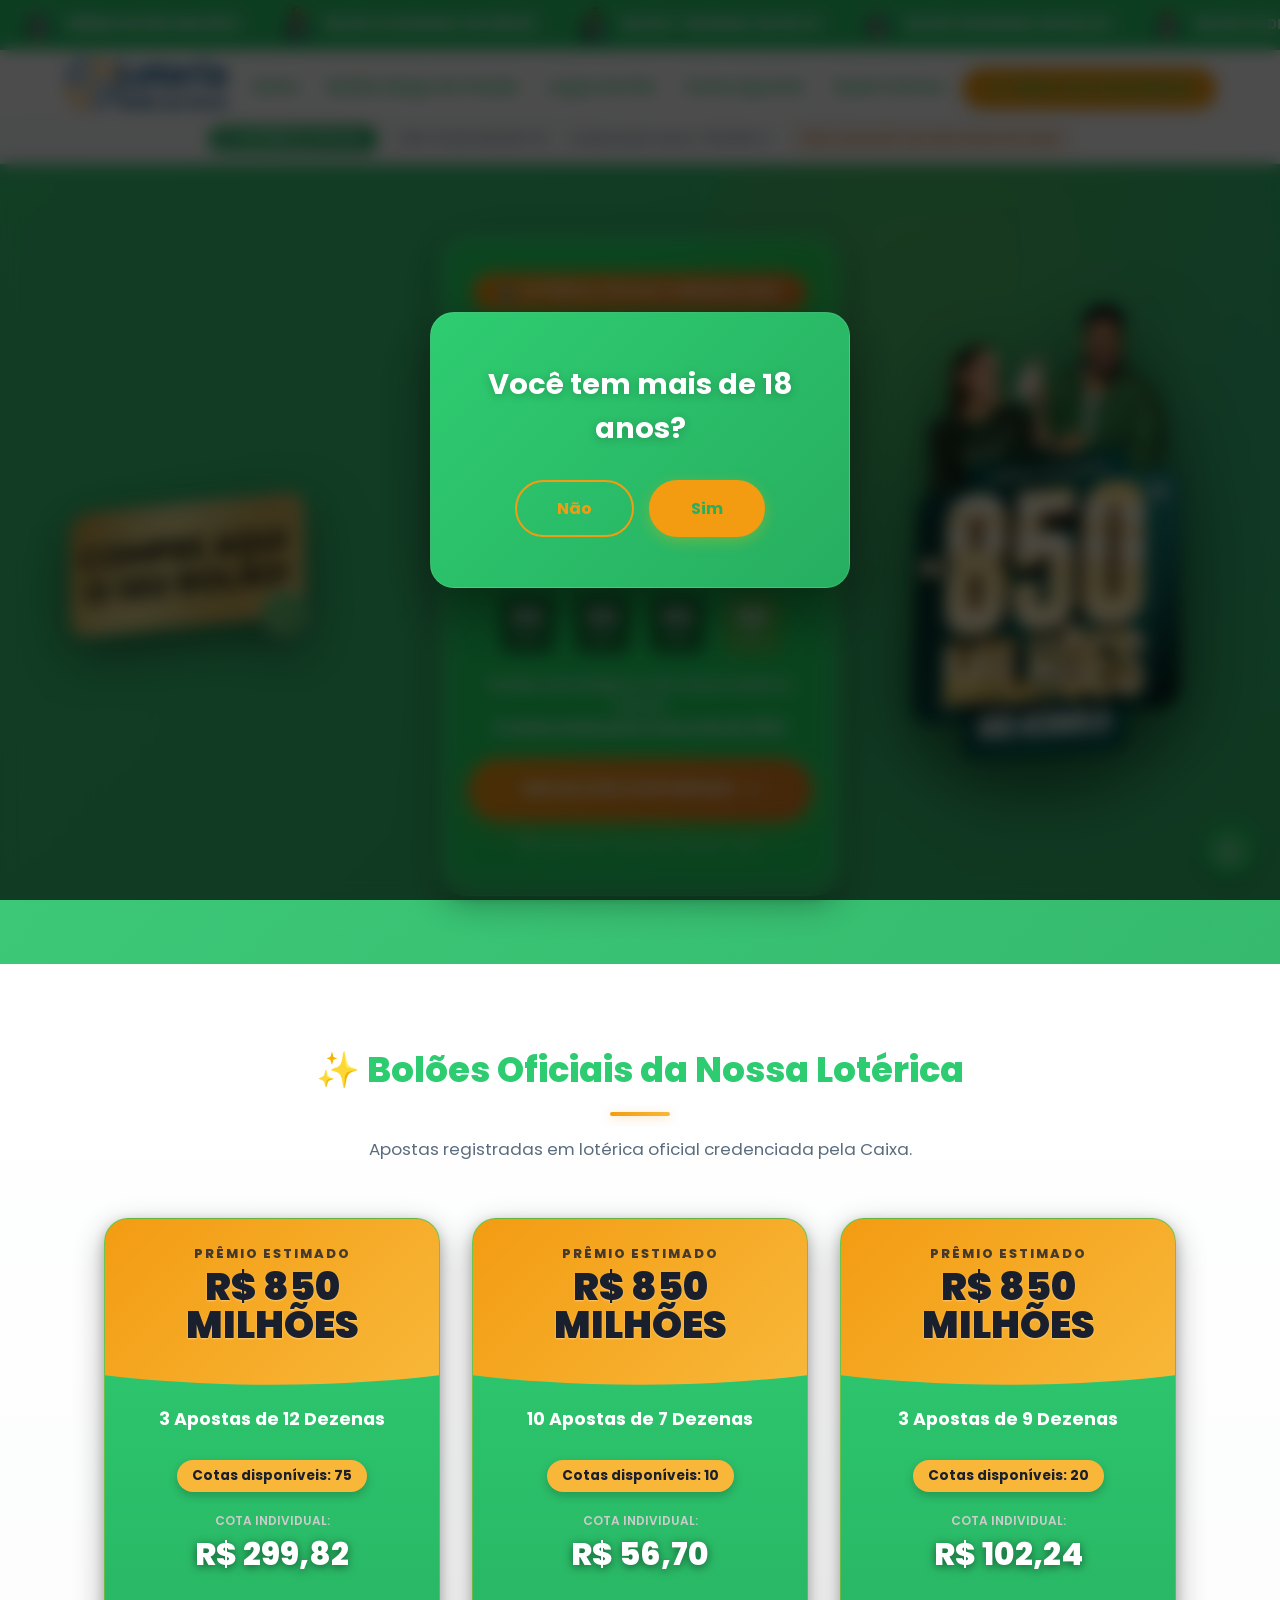
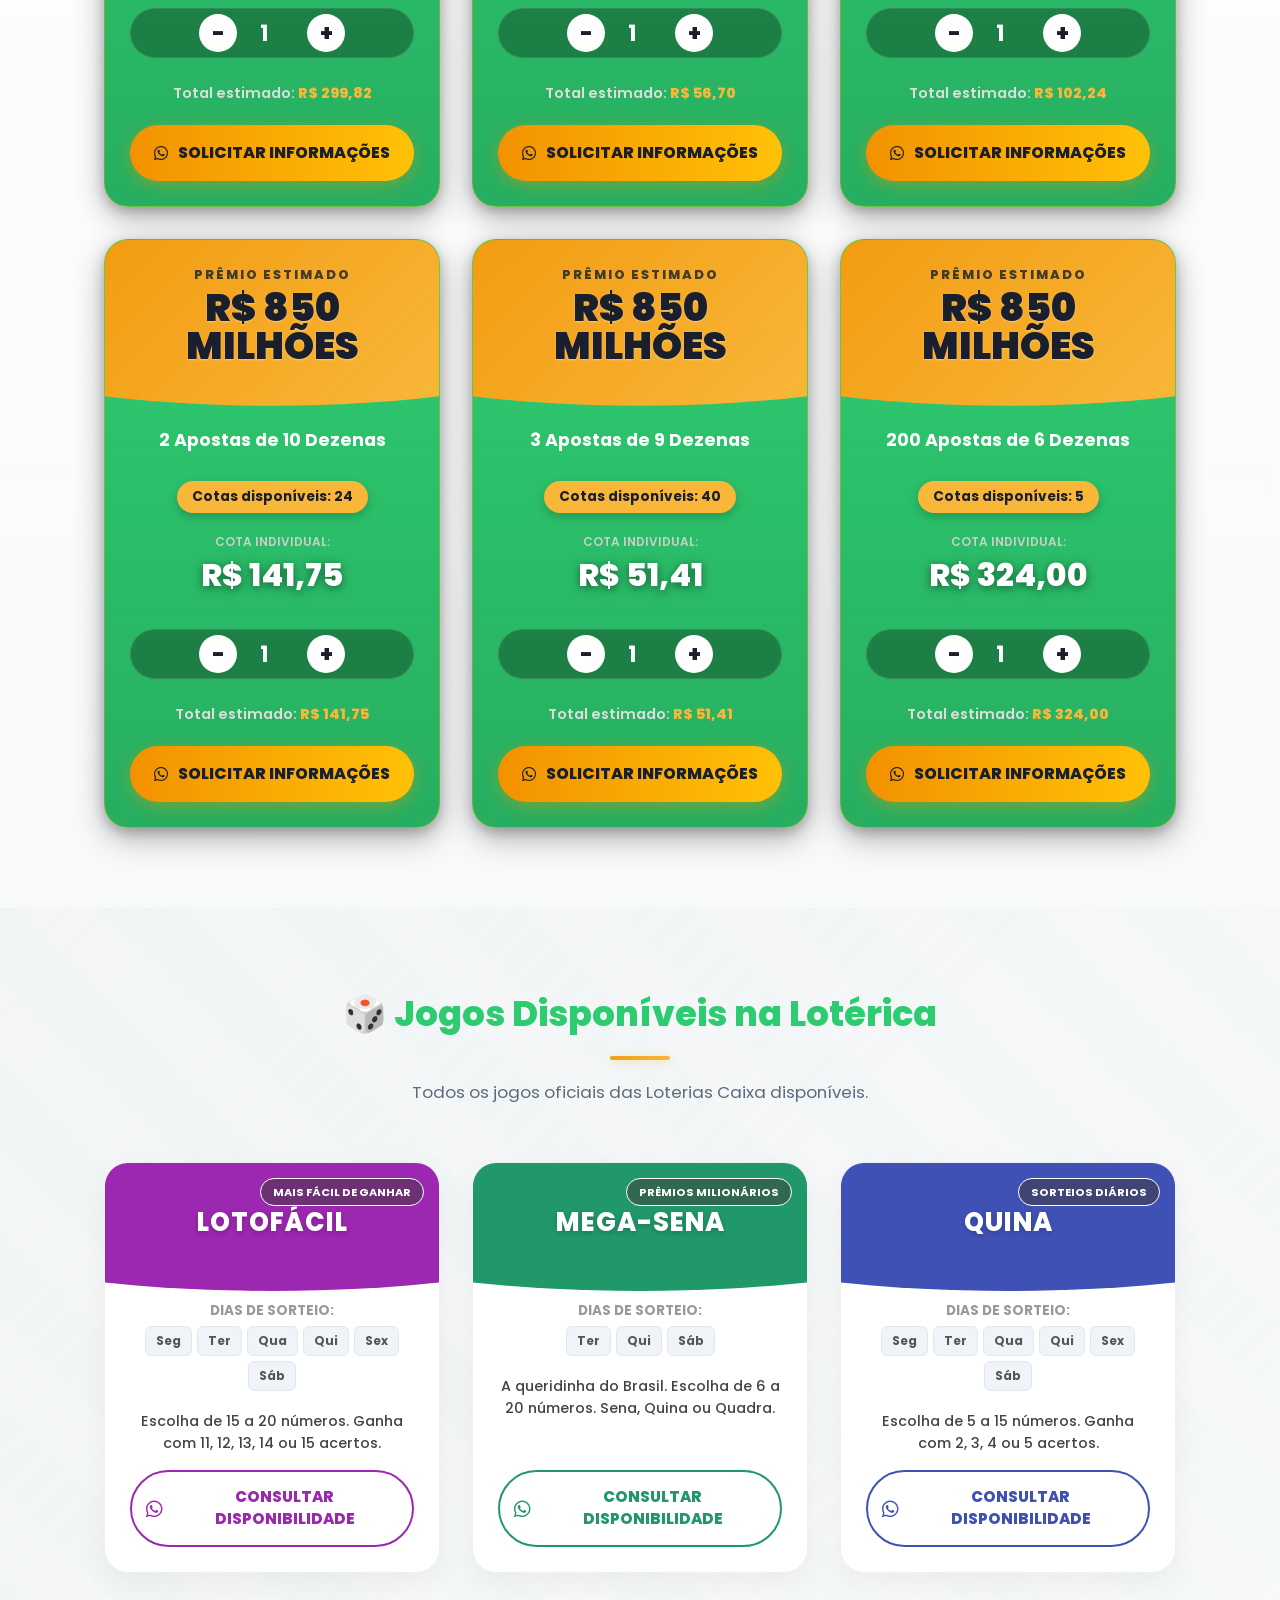
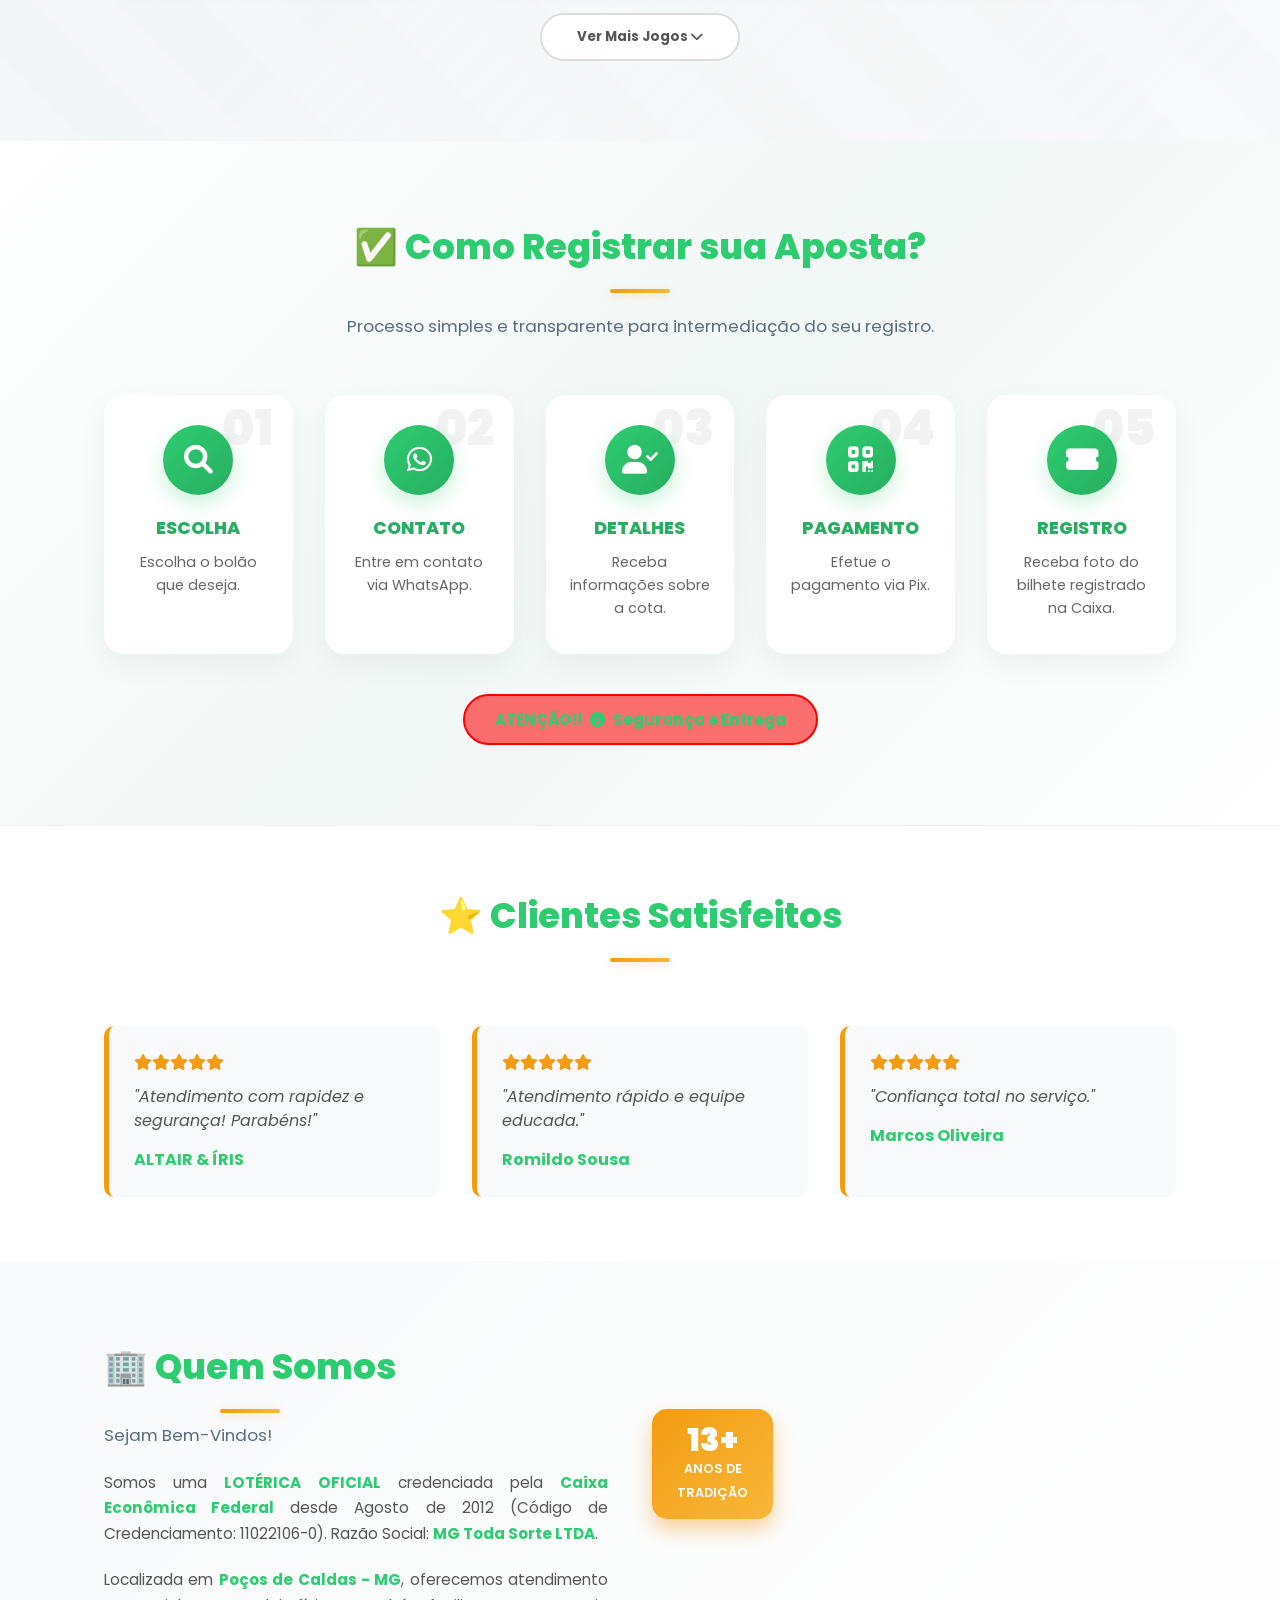
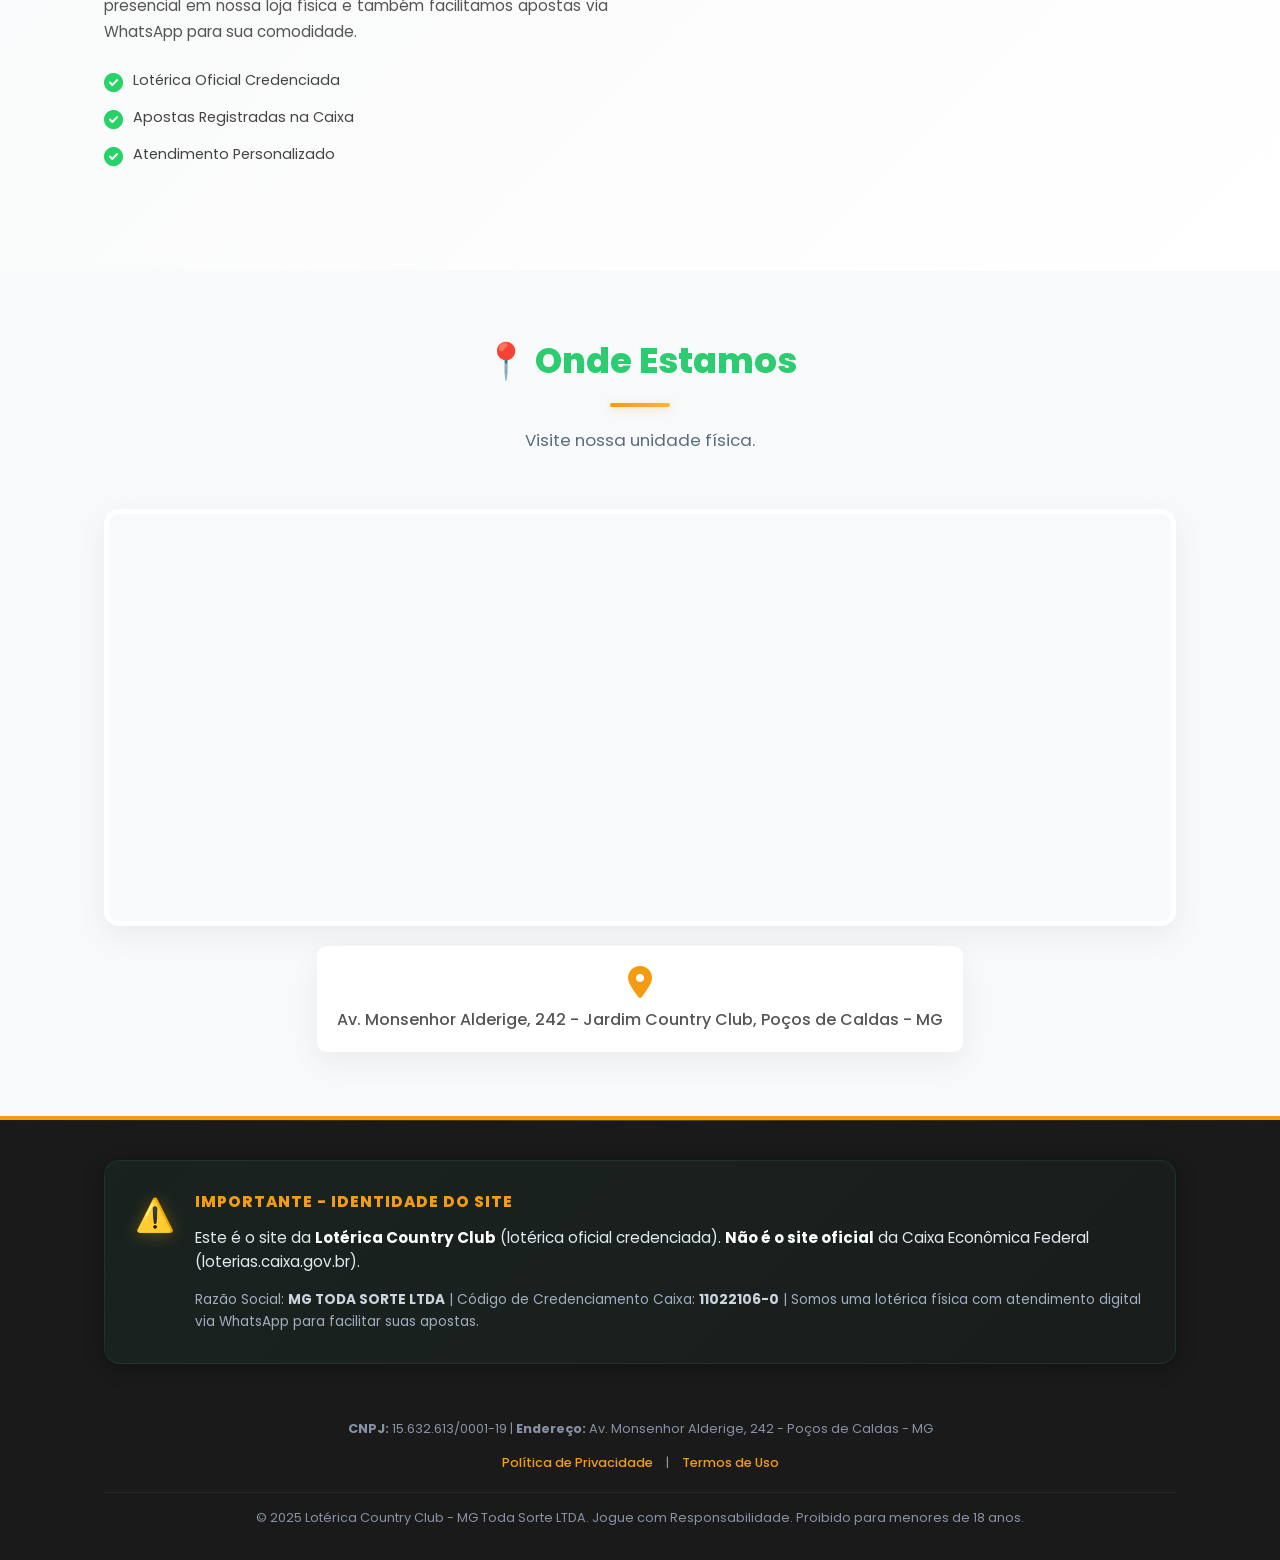
<file: index.html>
<!DOCTYPE html>
<html lang="pt-br">
  <head>
    <script async src="https://www.googletagmanager.com/gtag/js?id=G-4F85L240Y3"></script>
    <script>
      window.dataLayer = window.dataLayer || [];
      function gtag(){dataLayer.push(arguments);}
      gtag('js', new Date());
      gtag('config', 'G-4F85L240Y3');
    </script>
    <meta name="google-site-verification" content="JX-PM2DM-t42685N5KTqo0pu1auf1xlFCcnIDc4CbEE" />
    <meta charset="UTF-8">
    <meta name="viewport" content="width=device-width, initial-scale=1.0, maximum-scale=1.0, user-scalable=no">
    
    <title>Bolões Mega da Virada | Lotérica Country Club - Credenciada nº 11022106-0</title>

    <!-- SEO Meta Tags -->
    <meta name="description" content="Lotérica Country Club - Lotérica oficial credenciada pela Caixa desde 2012 (código 11022106-0). Bolões da Mega da Virada e todos os jogos das Loterias Caixa. Localizada em Poços de Caldas-MG. CNPJ: 15.632.613/0001-19.">
    <meta name="keywords" content="lotérica, lotérica credenciada, bolões mega da virada, loterias caixa, poços de caldas, mg toda sorte, lotérica oficial">
    <meta name="author" content="Lotérica Country Club - MG Toda Sorte LTDA">
    <meta name="robots" content="index, follow">

    <!-- Open Graph / Facebook -->
    <meta property="og:type" content="website">
    <meta property="og:title" content="Bolões Mega da Virada | Lotérica Country Club">
    <meta property="og:description" content="Lotérica oficial credenciada pela Caixa desde 2012. Bolões e apostas das Loterias Caixa em Poços de Caldas-MG.">
    <meta property="og:locale" content="pt_BR">

    <!-- Twitter Card -->
    <meta name="twitter:card" content="summary_large_image">
    <meta name="twitter:title" content="Bolões Mega da Virada | Lotérica Country Club">
    <meta name="twitter:description" content="Lotérica oficial credenciada pela Caixa desde 2012. Bolões e apostas das Loterias Caixa.">

    <meta name="theme-color" content="#2ecc71">
    <link href="https://fonts.googleapis.com/css2?family=Poppins:wght@400;500;600;700;800;900&display=swap" rel="stylesheet">
    <link rel="stylesheet" href="https://cdnjs.cloudflare.com/ajax/libs/font-awesome/6.0.0/css/all.min.css">
    <link rel="stylesheet" href="https://cdn.jsdelivr.net/npm/swiper@11/swiper-bundle.min.css" />
    <link rel="stylesheet" href="css/style.css">

    <!-- Schema.org Structured Data -->
    <script type="application/ld+json">
    {
      "@context": "https://schema.org",
      "@type": "LocalBusiness",
      "name": "Lotérica Country Club",
      "legalName": "MG Toda Sorte LTDA",
      "description": "Lotérica oficial credenciada pela Caixa Econômica Federal desde 2012. Oferecemos bolões e apostas de todos os jogos das Loterias Caixa.",
      "image": "https://lotericacountryclub.com.br/img/logo.png",
      "telephone": "+55-35-98454-4434",
      "address": {
        "@type": "PostalAddress",
        "streetAddress": "Av. Monsenhor Alderige, 242",
        "addressLocality": "Poços de Caldas",
        "addressRegion": "MG",
        "postalCode": "37701-001",
        "addressCountry": "BR"
      },
      "geo": {
        "@type": "GeoCoordinates",
        "latitude": "-21.789712",
        "longitude": "-46.601697"
      },
      "url": "https://lotericacountryclub.com.br",
      "priceRange": "$$",
      "openingHoursSpecification": [
        {
          "@type": "OpeningHoursSpecification",
          "dayOfWeek": [
            "Monday",
            "Tuesday",
            "Wednesday",
            "Thursday",
            "Friday"
          ],
          "opens": "08:00",
          "closes": "18:00"
        },
        {
          "@type": "OpeningHoursSpecification",
          "dayOfWeek": "Saturday",
          "opens": "08:00",
          "closes": "14:00"
        }
      ],
      "paymentAccepted": "PIX, Dinheiro, Cartão",
      "currenciesAccepted": "BRL",
      "identifier": {
        "@type": "PropertyValue",
        "name": "CNPJ",
        "value": "15.632.613/0001-19"
      },
      "additionalProperty": [
        {
          "@type": "PropertyValue",
          "name": "Código de Credenciamento Caixa",
          "value": "11022106-0"
        },
        {
          "@type": "PropertyValue",
          "name": "Data de Credenciamento",
          "value": "Agosto de 2012"
        }
      ]
    }
    </script>
</head>
  <body>
    <div class="top-legal-notice">
        <div class="notice-content">
            <span class="notice-badge">🏪 LOTÉRICA OFICIAL</span>
            <span class="notice-separator">•</span>
            <span class="notice-cnpj">CNPJ: 15.632.613/0001-19</span>
            <span class="notice-separator">•</span>
            <span class="notice-code">Credenciada Caixa nº 11022106-0</span>
            <span class="notice-separator desktop-only-inline">•</span>
            <span class="notice-important">Não confundir com site oficial da Caixa</span>
        </div>
    </div>

    <div id="agePopup" class="age-popup-overlay">
      <div class="age-popup-content">
        <h2>Você tem mais de 18 anos?</h2>
        <div class="age-popup-buttons">
          <button id="btnNo" class="btn-age btn-no">Não</button>
          <button id="btnYes" class="btn-age btn-yes">Sim</button>
        </div>
      </div>
    </div>

    <div id="fixed-header-container">
      <div class="marquee-swiper-container">
        <div class="swiper swiperMarquee">
          <div class="swiper-wrapper">
            <div class="swiper-slide marquee-slide"><img src="./img/sticker-01.png" /><span>PRÊMIO R$ 850 MILHÕES</span></div>
            <div class="swiper-slide marquee-slide"><img src="./img/sticker-02.png" /><span>BOLÃO 12 DEZENAS: R$ 299,82</span></div>
            <div class="swiper-slide marquee-slide"><img src="./img/sticker-03.png" /><span>BOLÃO 7 DEZENAS: R$ 56,70</span></div>
            <div class="swiper-slide marquee-slide"><img src="./img/sticker-04.png" /><span>BOLÃO 9 DEZENAS: R$ 102,24</span></div>
            <div class="swiper-slide marquee-slide"><img src="./img/sticker-05.png" /><span>BOLÃO 10 DEZENAS: R$ 141,75</span></div>
            <div class="swiper-slide marquee-slide"><img src="./img/sticker-06.png" /><span>BOLÃO 9 DEZ (EXTRA): R$ 51,41</span></div>
          </div>
        </div>
      </div>

      <header>
        <div class="header-content">
          <div class="logo logo-img-container">
            <a href="index.html">
              <img src="./img/logo.png" alt="Lotérica Country Club" class="new-logo-img" />
            </a>
          </div>

          <nav class="desktop-nav">
            <a href="#hero">Início</a>
            <a href="#mega-boloes">Bolões Mega da Virada</a>
            <a href="#daily-games">Jogos do Dia</a>
            <a href="#how-it-works">Como Apostar</a>
            <a href="#about">Quem Somos</a>
          </nav>

          <a href="#" class="btn-header btn-whatsapp-geral desktop-only">
            <i class="fab fa-whatsapp"></i> <span>Falar com Atendente</span>
          </a>

          <button class="mobile-menu-toggle" id="mobileMenuBtn">
            <i class="fas fa-bars"></i>
          </button>
        </div>
      </header>

      <div class="mobile-menu-dropdown" id="mobileMenuDropdown">
        <a href="#hero" class="mobile-link">Início</a>
        <a href="#mega-boloes" class="mobile-link">Bolões da Virada</a>
        <a href="#daily-games" class="mobile-link">Jogos do Dia</a>
        <a href="#how-it-works" class="mobile-link">Como Funciona</a>
        <a href="#about" class="mobile-link">Quem Somos</a>
        <a href="#location" class="mobile-link">Localização</a>
        <a href="#" class="mobile-link highlight btn-whatsapp-geral">
          <i class="fab fa-whatsapp"></i> Falar no WhatsApp
        </a>
      </div>
    </div>

    <section class="hero" id="hero">
      <div class="hero-container">
        <div class="hero-right-img">
          <a href="https://wa.me/5535984544434?text=Quero%20Mega%20da%20Virada" target="_blank" class="sticker-link">
            <img src="/img/comprebolao.png" alt="Compre Agora" class="floating-sticker" />
          </a>
        </div>

        <div class="hero-content hero-glass-card">
          <div class="glass-badge">🏪 LOTÉRICA OFICIAL CREDENCIADA</div>

          <h1 class="glass-title">
            BOLÕES DA <br /><span class="text-gold">MEGA DA VIRADA</span>
          </h1>

          <div class="glass-body">
            <p class="label-premio">PRÊMIO ESTIMADO:</p>
            <div class="price-tag">R$ 850 <small>MILHÕES</small></div>

            <div class="countdown-wrapper">
              <div class="time-box"><span id="days">00</span><small>DIAS</small></div><div class="sep">:</div>
              <div class="time-box"><span id="hours">00</span><small>HRS</small></div><div class="sep">:</div>
              <div class="time-box"><span id="minutes">00</span><small>MIN</small></div><div class="sep">:</div>
              <div class="time-box" style="border-color: var(--gold); background: rgba(243, 146, 0, 0.2);"><span id="seconds">00</span><small>SEG</small></div>
            </div>

            <p class="glass-desc">
              Bolões estratégicos da nossa lotérica oficial. <br />
              <strong>Credenciada pela Caixa desde 2012</strong>.
            </p>
          </div>

          <a href="#mega-boloes" class="btn-glass-action">VER BOLÕES DISPONÍVEIS <i class="fas fa-arrow-right"></i></a>

          <div class="glass-security">
            <i class="fas fa-map-marker-alt"></i> Loja Física: Poços de Caldas - MG
          </div>
        </div>

        <div class="hero-center-img">
          <img src="/img/sticker-06.png" alt="Bolão Mega da Virada" class="floating-3d-logo" />
        </div>
      </div>
    </section>

    <section class="mega-boloes-section" id="mega-boloes">
        <div class="container">
          <div class="section-title">
            <h2>✨ Bolões Oficiais da Nossa Lotérica</h2>
            <p>Apostas registradas em lotérica oficial credenciada pela Caixa.</p>
          </div>
          <div id="desktop-mega-container"><div class="mega-grid" id="mega-boloes-grid"></div></div>
          <div id="mobile-mega-container" class="mobile-slider-view">
            <div class="swiper swiperMega">
              <div class="swiper-wrapper" id="swiper-mega-wrapper"></div>
              <div class="swiper-pagination"></div>
            </div>
          </div>
        </div>
    </section>

    <section class="daily-games" id="daily-games">
        <div class="container">
          <div class="section-title">
            <h2>🎲 Jogos Disponíveis na Lotérica</h2>
            <p>Todos os jogos oficiais das Loterias Caixa disponíveis.</p>
          </div>
          <div id="desktop-games-container">
            <div class="games-grid" id="daily-games-grid"></div>
            <div class="view-more-container"><button id="btn-show-more" class="btn-show-more">Ver Mais Jogos <i class="fas fa-chevron-down"></i></button></div>
          </div>
          <div id="mobile-games-container" class="mobile-slider-view">
            <div class="swiper swiperJogos">
              <div class="swiper-wrapper" id="swiper-daily-wrapper"></div>
              <div class="swiper-pagination"></div>
            </div>
          </div>
        </div>
    </section>

    <section class="how-it-works" id="how-it-works">
        <div class="container">
          <div class="section-title">
            <h2>✅ Como Registrar sua Aposta?</h2>
            <p>Processo simples e transparente para intermediação do seu registro.</p>
          </div>
          <div class="steps-grid">
            <div class="step-card"><div class="step-number">01</div><div class="step-icon"><i class="fas fa-search"></i></div><h3>Escolha</h3><p>Escolha o bolão que deseja.</p></div>
            <div class="step-card"><div class="step-number">02</div><div class="step-icon"><i class="fab fa-whatsapp"></i></div><h3>Contato</h3><p>Entre em contato via WhatsApp.</p></div>
            <div class="step-card"><div class="step-number">03</div><div class="step-icon"><i class="fas fa-user-check"></i></div><h3>Detalhes</h3><p>Receba informações sobre a cota.</p></div>
            <div class="step-card"><div class="step-number">04</div><div class="step-icon"><i class="fas fa-qrcode"></i></div><h3>Pagamento</h3><p>Efetue o pagamento via Pix.</p></div>
            <div class="step-card"><div class="step-number">05</div><div class="step-icon"><i class="fas fa-ticket-alt"></i></div><h3>Registro</h3><p>Receba foto do bilhete registrado na Caixa.</p></div>
          </div>
          <div class="more-info-container">
            <button id="btnOpenInfo" class="btn-info-outline"><strong>ATENÇÃO!!</strong> <i class="fas fa-info-circle"></i> Segurança e Entrega</button>
          </div>
        </div>
    </section>

    <section class="reviews-section" id="reviews">
        <div class="container">
            <div class="section-title"><h2>⭐ Clientes Satisfeitos</h2></div>
            <div class="reviews-grid">
                <div class="review-card"><div class="stars"><i class="fas fa-star"></i><i class="fas fa-star"></i><i class="fas fa-star"></i><i class="fas fa-star"></i><i class="fas fa-star"></i></div><p>"Atendimento com rapidez e segurança! Parabéns!"</p><strong>ALTAIR & ÍRIS</strong></div>
                <div class="review-card"><div class="stars"><i class="fas fa-star"></i><i class="fas fa-star"></i><i class="fas fa-star"></i><i class="fas fa-star"></i><i class="fas fa-star"></i></div><p>"Atendimento rápido e equipe educada."</p><strong> Romildo Sousa</strong></div>
                <div class="review-card"><div class="stars"><i class="fas fa-star"></i><i class="fas fa-star"></i><i class="fas fa-star"></i><i class="fas fa-star"></i><i class="fas fa-star"></i></div><p>"Confiança total no serviço."</p><strong>Marcos Oliveira</strong></div>
            </div>
        </div>
    </section>

    <section class="about-section" id="about">
      <div class="container about-container">
        <div class="about-text">
          <div class="section-title" style="text-align: left; margin-bottom: 20px">
            <h2>🏢 Quem Somos</h2>
            <p style="margin: 0">Sejam Bem-Vindos!</p>
          </div>
          <p>Somos uma <strong>LOTÉRICA OFICIAL</strong> credenciada pela <strong>Caixa Econômica Federal</strong> desde Agosto de 2012 (Código de Credenciamento: 11022106-0). Razão Social: <strong>MG Toda Sorte LTDA</strong>.</p>
          <p>Localizada em <strong>Poços de Caldas - MG</strong>, oferecemos atendimento presencial em nossa loja física e também facilitamos apostas via WhatsApp para sua comodidade.</p>
          <div class="about-features">
            <div class="feature-item"><i class="fas fa-check-circle"></i><span>Lotérica Oficial Credenciada</span></div>
            <div class="feature-item"><i class="fas fa-check-circle"></i><span>Apostas Registradas na Caixa</span></div>
            <div class="feature-item"><i class="fas fa-check-circle"></i><span>Atendimento Personalizado</span></div>
          </div>
        </div>
        <div class="about-images">
          <div class="experience-badge"><span class="years">13+</span><span class="text">Anos de<br />Tradição</span></div>
        </div>
      </div>
    </section>

    <section class="location-section" id="location">
      <div class="container">
        <div class="section-title"><h2>📍 Onde Estamos</h2><p>Visite nossa unidade física.</p></div>
        <div class="location-wrapper">
          <div class="map-frame"><iframe src="https://www.google.com/maps/embed?pb=!1m18!1m12!1m3!1d2202.860949971495!2d-46.6016972692401!3d-21.789712069319528!2m3!1f0!2f0!3f0!3m2!1i1024!2i768!4f13.1!3m3!1m2!1s0x94c9db7bd166f701%3A0x15911311652c3187!2sLot%C3%A9rica%20Country%20Club!5e0!3m2!1spt-BR!2sbr!4v1765333955780!5m2!1spt-BR!2sbr" width="100%" height="400" style="border: 0" allowfullscreen="" loading="lazy"></iframe></div>
          <div class="address-box"><i class="fas fa-map-marker-alt"></i><p>Av. Monsenhor Alderige, 242 - Jardim Country Club, Poços de Caldas - MG</p></div>
        </div>
      </div>
    </section>
    <footer id="legal-footer">
        <div class="container">
            <div class="disclaimer-premium">
                <div class="disclaimer-icon">⚠️</div>
                <div class="disclaimer-content-box">
                    <p class="disclaimer-title">IMPORTANTE - IDENTIDADE DO SITE</p>
                    <p class="disclaimer-main">Este é o site da <strong>Lotérica Country Club</strong> (lotérica oficial credenciada). <strong>Não é o site oficial</strong> da Caixa Econômica Federal (loterias.caixa.gov.br).</p>
                    <p class="disclaimer-secondary">Razão Social: <strong>MG TODA SORTE LTDA</strong> | Código de Credenciamento Caixa: <strong>11022106-0</strong> | Somos uma lotérica física com atendimento digital via WhatsApp para facilitar suas apostas.</p>
                </div>
            </div>
            <div class="footer-info">
                <p><strong>CNPJ:</strong> 15.632.613/0001-19 | <strong>Endereço:</strong> Av. Monsenhor Alderige, 242 - Poços de Caldas - MG</p>
                <div class="footer-links-legais">
                    <a href="politica.html" target="_blank">Política de Privacidade</a> |
                    <a href="termos.html" target="_blank">Termos de Uso</a>
                </div>
                <p class="copy">© 2025 Lotérica Country Club - MG Toda Sorte LTDA. Jogue com Responsabilidade. Proibido para menores de 18 anos.</p>
            </div>
        </div>
    </footer>
    <a href="#" class="float-btn btn-whatsapp-geral"><i class="fab fa-whatsapp"></i></a>

    <div id="infoModal" class="info-modal-overlay">
      <div class="info-modal-content">
        <span class="close-modal">×</span>
        <div class="modal-header"><i class="fas fa-lock"></i><h3>Segurança e Entrega</h3></div>
        <div class="modal-body">
          <p>Os bilhetes registrados na Caixa são guardados em nosso <strong>COFRE</strong> físico com total segurança. <br /><br />Enviamos a foto do bilhete oficial com seus dados para conferência.</p>
          <hr class="modal-divider" /><p>Retirada presencial em nossa loja ou envio via Correios disponível mediante solicitação. <br /><em>Custos de envio por conta do cliente.</em></p>
        </div>
        <button class="btn-modal-close" id="btnCloseModalBtn">Entendi</button>
      </div>
    </div>

    <script src="https://cdn.jsdelivr.net/npm/swiper@11/swiper-bundle.min.js"></script>
    <script src="js/script.js"></script>
  </body>
</html>
</file>
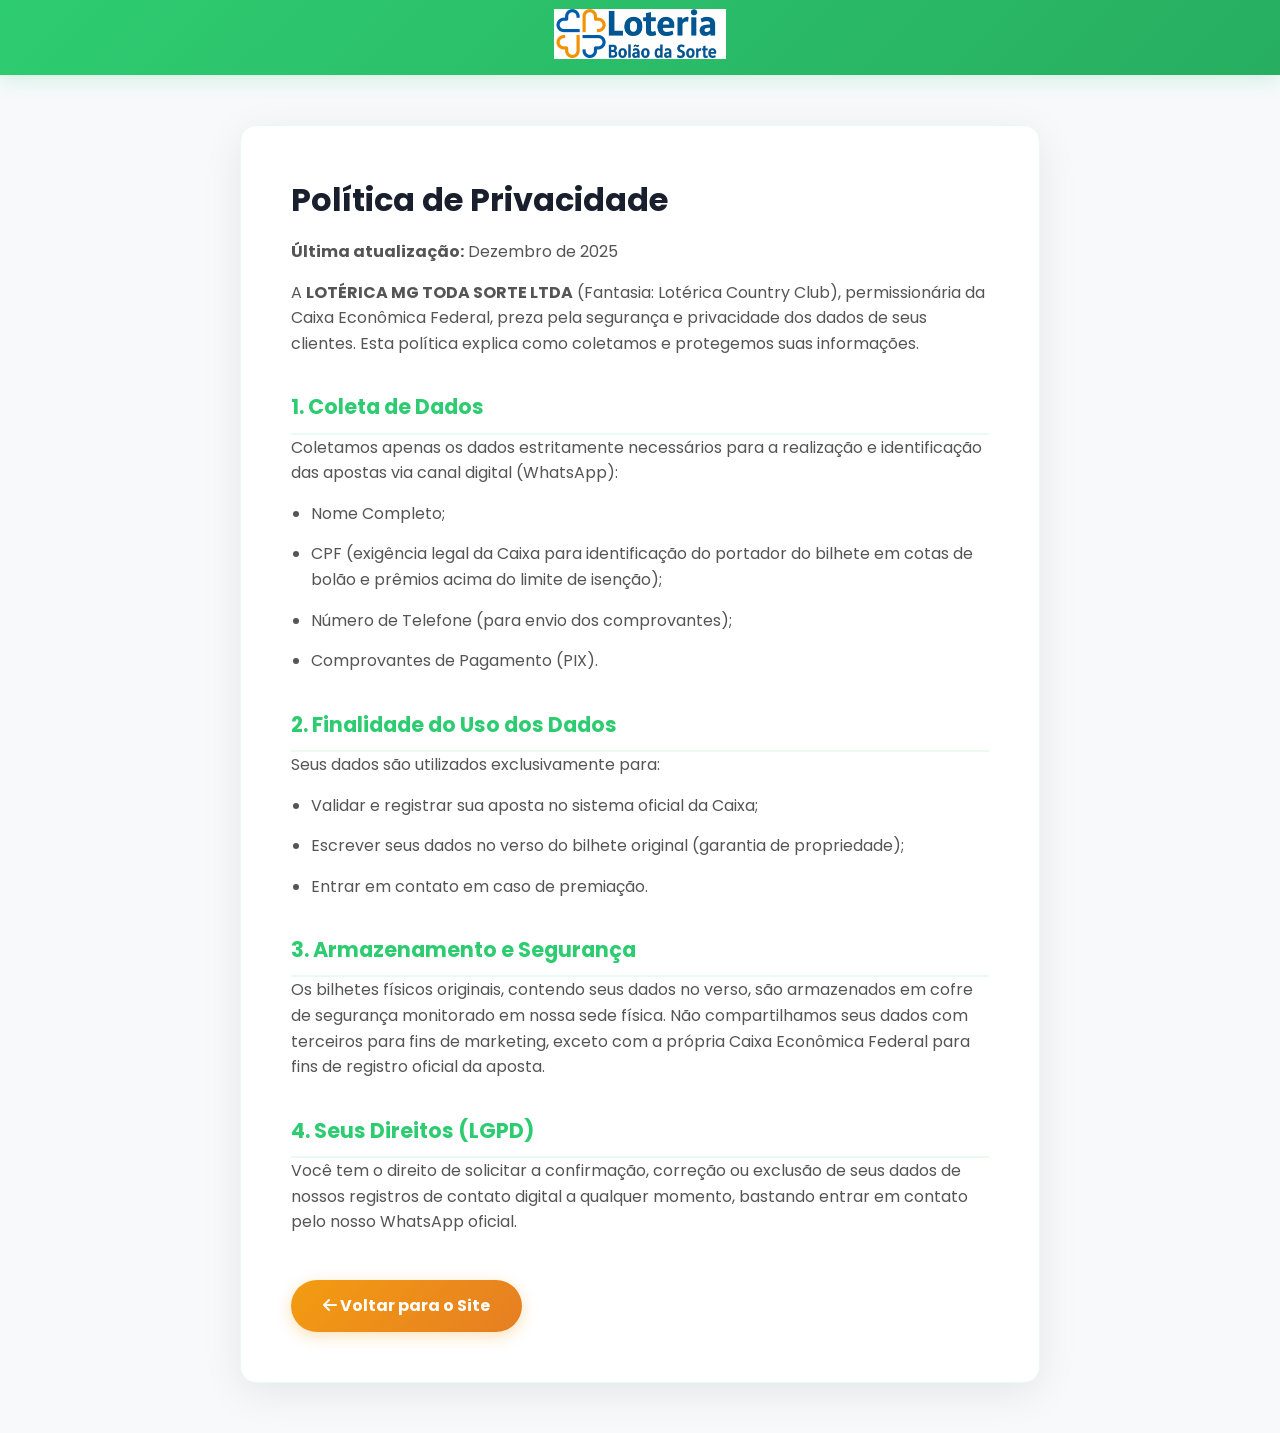
<file: politica.html>
<!DOCTYPE html>
<html lang="pt-br">
<head>
    <meta charset="UTF-8">
    <meta name="viewport" content="width=device-width, initial-scale=1.0">
    <title>Política de Privacidade | Lotérica Country Club</title>
    <meta name="robots" content="noindex"> <link href="https://fonts.googleapis.com/css2?family=Poppins:wght@400;500;600;700;800;900&display=swap" rel="stylesheet">
    <link rel="stylesheet" href="https://cdnjs.cloudflare.com/ajax/libs/font-awesome/6.0.0/css/all.min.css">
    <link rel="stylesheet" href="css/style.css">

    <style>
        /* Ajuste simples para página de texto */
        body { background: #f7f9fb; padding-top: 0; }
        .legal-header {
            background: linear-gradient(135deg, #2ecc71 0%, #27ae60 100%);
            padding: 25px 0;
            text-align: center;
            color: white;
            box-shadow: 0 4px 20px rgba(46, 204, 113, 0.2);
        }
        .legal-content {
            max-width: 800px;
            margin: 50px auto;
            background: white;
            padding: 50px;
            border-radius: 16px;
            box-shadow: 0 10px 40px rgba(0,0,0,0.08);
            border: 1px solid rgba(46, 204, 113, 0.1);
        }
        h1 { margin-bottom: 15px; font-size: 2rem; color: #1a1f2e; }
        h2 {
            color: #2ecc71;
            margin-top: 35px;
            font-size: 1.3rem;
            font-weight: 700;
            padding-bottom: 10px;
            border-bottom: 2px solid rgba(46, 204, 113, 0.1);
        }
        p, li { color: #555; line-height: 1.6; margin-bottom: 15px; }
        ul { margin-left: 20px; list-style-type: disc; }
        .btn-back {
            display: inline-block;
            margin-top: 30px;
            padding: 14px 32px;
            background: linear-gradient(135deg, #f39c12 0%, #e67e22 100%);
            color: white;
            border-radius: 50px;
            font-weight: 700;
            text-decoration: none;
            box-shadow: 0 4px 15px rgba(243, 156, 18, 0.3);
            transition: all 0.3s ease;
        }
        .btn-back:hover {
            background: linear-gradient(135deg, #2ecc71 0%, #27ae60 100%);
            transform: translateY(-2px);
            box-shadow: 0 6px 20px rgba(46, 204, 113, 0.4);
        }
    </style>
</head>
<body>

    <header class="legal-header">
        <div class="container">
            <img src="./img/logo.png" alt="Lotérica Logo" style="height: 50px;">
        </div>
    </header>

    <div class="container">
        <div class="legal-content">
            <h1>Política de Privacidade</h1>
            <p><strong>Última atualização:</strong> Dezembro de 2025</p>

            <p>A <strong>LOTÉRICA MG TODA SORTE LTDA</strong> (Fantasia: Lotérica Country Club), permissionária da Caixa Econômica Federal, preza pela segurança e privacidade dos dados de seus clientes. Esta política explica como coletamos e protegemos suas informações.</p>

            <h2>1. Coleta de Dados</h2>
            <p>Coletamos apenas os dados estritamente necessários para a realização e identificação das apostas via canal digital (WhatsApp):</p>
            <ul>
                <li>Nome Completo;</li>
                <li>CPF (exigência legal da Caixa para identificação do portador do bilhete em cotas de bolão e prêmios acima do limite de isenção);</li>
                <li>Número de Telefone (para envio dos comprovantes);</li>
                <li>Comprovantes de Pagamento (PIX).</li>
            </ul>

            <h2>2. Finalidade do Uso dos Dados</h2>
            <p>Seus dados são utilizados exclusivamente para:</p>
            <ul>
                <li>Validar e registrar sua aposta no sistema oficial da Caixa;</li>
                <li>Escrever seus dados no verso do bilhete original (garantia de propriedade);</li>
                <li>Entrar em contato em caso de premiação.</li>
            </ul>

            <h2>3. Armazenamento e Segurança</h2>
            <p>Os bilhetes físicos originais, contendo seus dados no verso, são armazenados em cofre de segurança monitorado em nossa sede física. Não compartilhamos seus dados com terceiros para fins de marketing, exceto com a própria Caixa Econômica Federal para fins de registro oficial da aposta.</p>

            <h2>4. Seus Direitos (LGPD)</h2>
            <p>Você tem o direito de solicitar a confirmação, correção ou exclusão de seus dados de nossos registros de contato digital a qualquer momento, bastando entrar em contato pelo nosso WhatsApp oficial.</p>

            <a href="index.html" class="btn-back"><i class="fas fa-arrow-left"></i> Voltar para o Site</a>
        </div>
    </div>

</body>
</html>
</file>
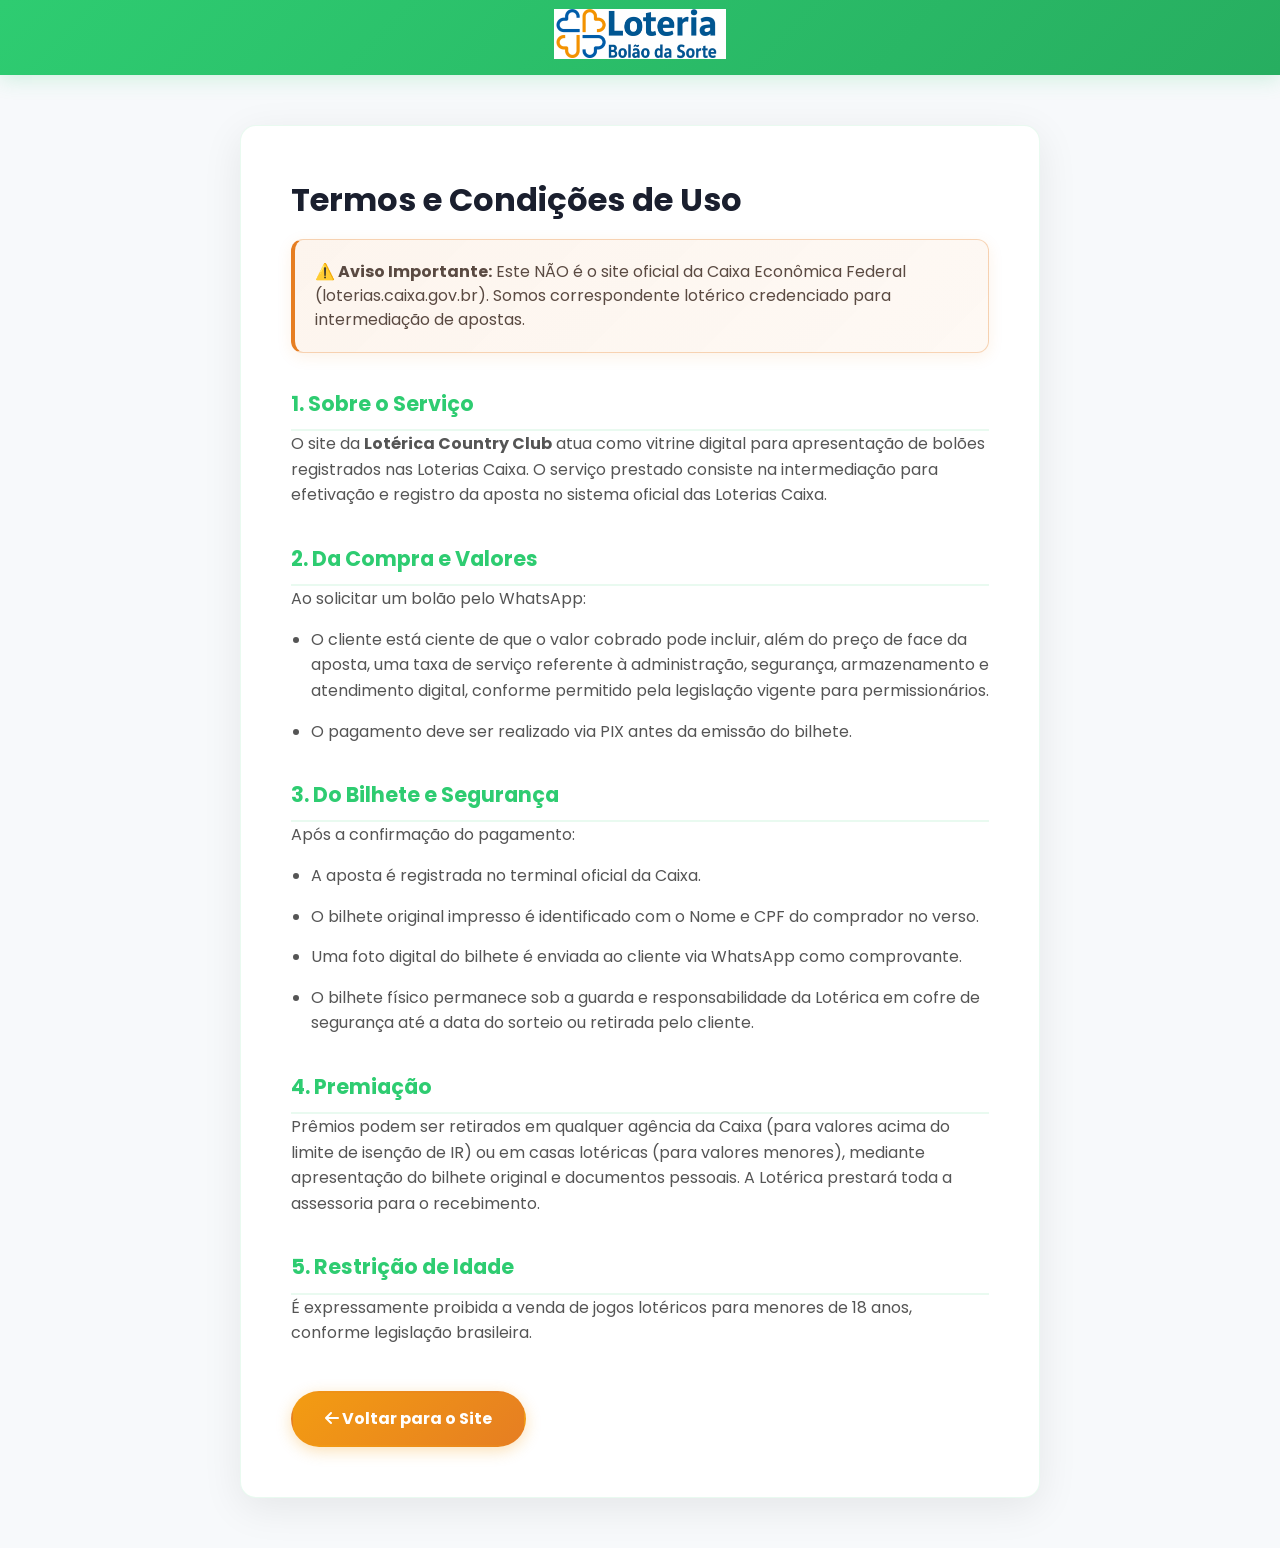
<file: termos.html>
<!DOCTYPE html>
<html lang="pt-br">
<head>
    <meta charset="UTF-8">
    <meta name="viewport" content="width=device-width, initial-scale=1.0">
    <title>Termos de Uso | Lotérica Country Club</title>
    <meta name="robots" content="noindex">
    
    <link href="https://fonts.googleapis.com/css2?family=Poppins:wght@400;500;600;700;800;900&display=swap" rel="stylesheet">
    <link rel="stylesheet" href="https://cdnjs.cloudflare.com/ajax/libs/font-awesome/6.0.0/css/all.min.css">
    <link rel="stylesheet" href="css/style.css">

    <style>
        body { background: #f7f9fb; padding-top: 0; }
        .legal-header {
            background: linear-gradient(135deg, #2ecc71 0%, #27ae60 100%);
            padding: 25px 0;
            text-align: center;
            color: white;
            box-shadow: 0 4px 20px rgba(46, 204, 113, 0.2);
        }
        .legal-content {
            max-width: 800px;
            margin: 50px auto;
            background: white;
            padding: 50px;
            border-radius: 16px;
            box-shadow: 0 10px 40px rgba(0,0,0,0.08);
            border: 1px solid rgba(46, 204, 113, 0.1);
        }
        h1 { margin-bottom: 15px; font-size: 2rem; color: #1a1f2e; }
        h2 {
            color: #2ecc71;
            margin-top: 35px;
            font-size: 1.3rem;
            font-weight: 700;
            padding-bottom: 10px;
            border-bottom: 2px solid rgba(46, 204, 113, 0.1);
        }
        p, li { color: #555; line-height: 1.6; margin-bottom: 15px; }
        ul { margin-left: 20px; list-style-type: disc; }
        .alert-box {
            background: linear-gradient(135deg, rgba(230, 126, 34, 0.08) 0%, rgba(230, 126, 34, 0.05) 100%);
            border: 1px solid rgba(230, 126, 34, 0.3);
            border-left: 4px solid #e67e22;
            color: #5a4a42;
            padding: 20px;
            border-radius: 12px;
            margin-bottom: 30px;
            box-shadow: 0 4px 15px rgba(230, 126, 34, 0.1);
        }
        .btn-back {
            display: inline-block;
            margin-top: 30px;
            padding: 14px 32px;
            background: linear-gradient(135deg, #f39c12 0%, #e67e22 100%);
            color: white;
            border-radius: 50px;
            font-weight: 700;
            text-decoration: none;
            box-shadow: 0 4px 15px rgba(243, 156, 18, 0.3);
            transition: all 0.3s ease;
            border: 2px solid transparent;
        }
        .btn-back:hover {
            background: linear-gradient(135deg, #2ecc71 0%, #27ae60 100%);
            transform: translateY(-2px);
            box-shadow: 0 6px 20px rgba(46, 204, 113, 0.4);
        }
    </style>
</head>
<body>

    <header class="legal-header">
        <div class="container">
            <img src="./img/logo.png" alt="Lotérica Logo" style="height: 50px;">
        </div>
    </header>

    <div class="container">
        <div class="legal-content">
            <h1>Termos e Condições de Uso</h1>
            
            <div class="alert-box">
                <strong>⚠️ Aviso Importante:</strong> Este NÃO é o site oficial da Caixa Econômica Federal (loterias.caixa.gov.br). Somos correspondente lotérico credenciado para intermediação de apostas.
            </div>

            <h2>1. Sobre o Serviço</h2>
            <p>O site da <strong>Lotérica Country Club</strong> atua como vitrine digital para apresentação de bolões registrados nas Loterias Caixa. O serviço prestado consiste na intermediação para efetivação e registro da aposta no sistema oficial das Loterias Caixa.</p>

            <h2>2. Da Compra e Valores</h2>
            <p>Ao solicitar um bolão pelo WhatsApp:</p>
            <ul>
                <li>O cliente está ciente de que o valor cobrado pode incluir, além do preço de face da aposta, uma taxa de serviço referente à administração, segurança, armazenamento e atendimento digital, conforme permitido pela legislação vigente para permissionários.</li>
                <li>O pagamento deve ser realizado via PIX antes da emissão do bilhete.</li>
            </ul>

            <h2>3. Do Bilhete e Segurança</h2>
            <p>Após a confirmação do pagamento:</p>
            <ul>
                <li>A aposta é registrada no terminal oficial da Caixa.</li>
                <li>O bilhete original impresso é identificado com o Nome e CPF do comprador no verso.</li>
                <li>Uma foto digital do bilhete é enviada ao cliente via WhatsApp como comprovante.</li>
                <li>O bilhete físico permanece sob a guarda e responsabilidade da Lotérica em cofre de segurança até a data do sorteio ou retirada pelo cliente.</li>
            </ul>

            <h2>4. Premiação</h2>
            <p>Prêmios podem ser retirados em qualquer agência da Caixa (para valores acima do limite de isenção de IR) ou em casas lotéricas (para valores menores), mediante apresentação do bilhete original e documentos pessoais. A Lotérica prestará toda a assessoria para o recebimento.</p>

            <h2>5. Restrição de Idade</h2>
            <p>É expressamente proibida a venda de jogos lotéricos para menores de 18 anos, conforme legislação brasileira.</p>

            <a href="index.html" class="btn-back"><i class="fas fa-arrow-left"></i> Voltar para o Site</a>
        </div>
    </div>

</body>
</html>
</file>
<file: css/style.css>
/* --- 1. RESET E VARIÁVEIS --- */
:root {
    /* CORES PREMIUM SUAVES: Identidade sofisticada e moderna */
    --primary: #2ecc71;       /* Verde esmeralda suave */
    --primary-dark: #27ae60;  /* Verde médio */
    --primary-light: #52d98a; /* Verde claro */
    --gold: #f39c12;          /* Dourado elegante */
    --gold-dark: #e67e22;     /* Laranja dourado */
    --gold-light: #f8b739;    /* Dourado claro */
    --gold-grad: linear-gradient(135deg, #f39c12 0%, #f8b739 100%);
    --white: #ffffff;
    --gray-light: #f8f9fa;
    --gray-medium: #ecf0f1;
    --text: #2c3e50;
    --text-light: #5a6c7d;
    --whatsapp: #25D366;
    --shadow-soft: 0 10px 30px rgba(0,0,0,0.06);
    --shadow-hover: 0 20px 40px rgba(0,0,0,0.12);
    --shadow-premium: 0 25px 50px -12px rgba(46, 204, 113, 0.2);
}

* { margin: 0; padding: 0; box-sizing: border-box; font-family: 'Poppins', sans-serif; -webkit-tap-highlight-color: transparent; }

html { scroll-behavior: smooth; }
section { scroll-margin-top: 140px; } 

body { 
    background-color: var(--gray-light); 
    color: var(--text); 
    padding-top: 115px; 
    line-height: 1.5;
    overflow-x: hidden; 
}

a { text-decoration: none; color: inherit; transition: all 0.3s ease; }
ul { list-style: none; }
button { cursor: pointer; border: none; outline: none; transition: all 0.2s ease; }

/* --- ANIMAÇÕES --- */
@keyframes fadeInUp { from { opacity: 0; transform: translateY(30px); } to { opacity: 1; transform: translateY(0); } }
@keyframes float { 0% { transform: translateY(0px); } 50% { transform: translateY(-15px); } 100% { transform: translateY(0px); } }
@keyframes zoomIn { from { opacity: 0; transform: scale(0.5); } to { opacity: 1; transform: scale(1); } }
@keyframes pulse-green { 0% { box-shadow: 0 0 0 0 rgba(37, 211, 102, 0.7); } 70% { box-shadow: 0 0 0 15px rgba(37, 211, 102, 0); } 100% { box-shadow: 0 0 0 0 rgba(37, 211, 102, 0); } }

/* --- BARRA LEGAL TOPO --- */
.top-legal-notice {
    background: linear-gradient(135deg, #f8fafb 0%, #ffffff 100%);
    border-bottom: 1px solid rgba(26, 138, 102, 0.1);
    position: relative;
    z-index: 2001;
    box-shadow: 0 2px 10px rgba(0,0,0,0.03);
}

.notice-content {
    display: flex;
    align-items: center;
    justify-content: center;
    flex-wrap: wrap;
    gap: 8px;
    padding: 10px 20px;
    font-size: 0.75rem;
    color: #5a6c7d;
    font-weight: 500;
}

.notice-badge {
    color: white;
    background: linear-gradient(135deg, var(--primary) 0%, var(--primary-dark) 100%);
    padding: 4px 12px;
    border-radius: 12px;
    font-weight: 800;
    letter-spacing: 0.5px;
    box-shadow: 0 2px 8px rgba(46, 204, 113, 0.3);
}

.notice-separator {
    color: #cbd5e0;
    font-weight: 300;
}

.notice-cnpj, .notice-code {
    color: #5a6c7d;
}

.notice-important {
    color: #e67e22;
    font-weight: 600;
    background: rgba(230, 126, 34, 0.08);
    padding: 4px 12px;
    border-radius: 12px;
    border: 1px solid rgba(230, 126, 34, 0.2);
}

.desktop-only-inline {
    display: inline;
}

@media (max-width: 768px) {
    .notice-content {
        font-size: 0.7rem;
        padding: 8px 15px;
        gap: 6px;
    }
    .desktop-only-inline {
        display: none;
    }
}

/* --- POP-UP IDADE --- */
.age-popup-overlay {
    position: fixed; top: 0; left: 0; width: 100%; height: 100%;
    background-color: rgba(0, 0, 0, 0);
    display: flex; justify-content: center; align-items: center;
    z-index: 9999; opacity: 0; visibility: hidden; transition: 0.3s ease;
    backdrop-filter: blur(8px);
}
.age-popup-overlay.active { opacity: 1; visibility: visible; background-color: rgba(0, 0, 0, 0.7); }

.age-popup-content {
    background: linear-gradient(135deg, var(--primary) 0%, var(--primary-dark) 100%);
    padding: 50px 40px;
    border-radius: 24px;
    text-align: center;
    max-width: 90%;
    width: 420px;
    color: white;
    box-shadow: 0 25px 60px rgba(0,0,0,0.4);
    border: 1px solid rgba(255,255,255,0.1);
    transform: scale(0.8);
    transition: transform 0.4s cubic-bezier(0.175, 0.885, 0.32, 1.275);
}
.age-popup-overlay.active .age-popup-content { transform: scale(1); }
.age-popup-content h2 {
    font-size: 1.8rem;
    margin-bottom: 30px;
    font-weight: 700;
    text-shadow: 0 2px 10px rgba(0,0,0,0.2);
}
.age-popup-buttons { display: flex; gap: 15px; justify-content: center; margin-top: 20px; }
.btn-age {
    padding: 14px 40px;
    border-radius: 50px;
    font-weight: 700;
    font-size: 1rem;
    border: 2px solid var(--gold);
    transition: all 0.3s ease;
    cursor: pointer;
}
.btn-no {
    background: transparent;
    color: var(--gold);
}
.btn-no:hover {
    background: rgba(255,255,255,0.15);
    transform: translateY(-2px);
    box-shadow: 0 5px 15px rgba(0,0,0,0.2);
}
.btn-yes {
    background: var(--gold);
    color: var(--primary-dark);
    box-shadow: 0 4px 15px rgba(255, 184, 0, 0.3);
}
.btn-yes:hover {
    background: var(--white);
    border-color: var(--white);
    color: var(--primary);
    transform: translateY(-2px);
    box-shadow: 0 8px 25px rgba(255,255,255,0.3);
}


/* --- HEADER --- */
#fixed-header-container {
    position: fixed; top: 0; left: 0; width: 100%; z-index: 1000;
    box-shadow: 0 4px 20px rgba(0,0,0,0.1);
}

/* FAIXA (MARQUEE) */
.marquee-swiper-container {
    background: var(--primary); height: 50px; overflow: hidden; position: relative;
    cursor: grab;
}
.marquee-swiper-container:active { cursor: grabbing; }

.swiperMarquee { width: 100%; height: 100%; }
.swiperMarquee .swiper-wrapper { transition-timing-function: linear !important; }

.marquee-slide {
    width: auto !important; 
    display: flex; align-items: center; padding: 0 20px;
    color: white; font-weight: 700; font-size: 0.85rem;
    height: 100%;
}
.marquee-slide img { height: 45px; margin-right: 10px; } 

/* HEADER NAV */
header {
    background: white; height: 75px; 
    display: flex; align-items: center; padding: 0 5%;
    position: relative; z-index: 2;
}

.header-content {
    width: 100%; max-width: 1200px; margin: 0 auto; 
    display: flex; justify-content: space-between; align-items: center;
}
.logo img { height: 50px; width: auto; transition: transform 0.3s; }
.logo:hover img { transform: scale(1.05); }

/* VISIBILIDADE */
.desktop-nav { display: none !important; gap: 30px; }
.desktop-only { display: none !important; }

.desktop-nav a { color: var(--primary); font-weight: 600; font-size: 0.95rem; position: relative; }
.desktop-nav a::after {
    content: ''; position: absolute; width: 0; height: 2px;
    bottom: -5px; left: 0; background-color: var(--gold);
    transition: width 0.3s ease;
}
.desktop-nav a:hover { color: var(--gold); }
.desktop-nav a:hover::after { width: 100%; }

.btn-header {
    background: var(--gold); color: var(--primary); padding: 8px 25px;
    border-radius: 50px; font-weight: 700; display: flex; align-items: center; gap: 8px;
    box-shadow: 0 4px 15px rgba(243, 146, 0, 0.3);
}
.btn-header:hover { background: var(--primary); color: white; transform: translateY(-2px); }

.mobile-menu-toggle { font-size: 1.8rem; color: var(--primary); background: none; display: block; }

.mobile-menu-dropdown {
    background: white; width: 100%; position: absolute; top: 115px; left: 0;
    flex-direction: column; padding: 0; box-shadow: 0 10px 20px rgba(0,0,0,0.1);
    max-height: 0; overflow: hidden; transition: max-height 0.4s cubic-bezier(0.4, 0, 0.2, 1);
    z-index: 900; display: flex;
}
.mobile-menu-dropdown.open { max-height: 400px; }
.mobile-link { padding: 15px 20px; border-bottom: 1px solid #f0f0f0; color: var(--primary); font-weight: 600; transition: 0.2s; }
.mobile-link:hover { background: #f9f9f9; padding-left: 25px; color: var(--gold); }
.mobile-link.highlight { background: var(--whatsapp); color: white; text-align: center; justify-content: center; display: flex; gap: 8px; }


/* --- HERO SECTION - MESH GRADIENT MODERNO --- */
.hero {
    background:
        linear-gradient(135deg,
            rgba(46, 204, 113, 0.92) 0%,
            rgba(39, 174, 96, 0.95) 35%,
            rgba(52, 152, 219, 0.90) 70%,
            rgba(41, 128, 185, 0.93) 100%
        );
    background-size: 400% 400%;
    animation: mesh-gradient 15s ease infinite;
    min-height: 800px;
    display: flex;
    align-items: center;
    justify-content: center;
    color: white;
    position: relative;
    overflow: hidden;
}

@keyframes mesh-gradient {
    0% { background-position: 0% 50%; }
    50% { background-position: 100% 50%; }
    100% { background-position: 0% 50%; }
}

/* Textura de ruído sutil */
.hero::before {
    content: '';
    position: absolute;
    top: 0;
    left: 0;
    right: 0;
    bottom: 0;
    background-image:
        url('data:image/svg+xml,<svg xmlns="http://www.w3.org/2000/svg" width="400" height="400"><filter id="n"><feTurbulence baseFrequency="0.9" numOctaves="3"/></filter><rect width="400" height="400" filter="url(%23n)" opacity="0.05"/></svg>');
    opacity: 0.4;
    pointer-events: none;
    z-index: 1;
}

/* Bolhas de luz flutuantes */
.hero::after {
    content: '';
    position: absolute;
    width: 800px;
    height: 800px;
    background:
        radial-gradient(circle at 30% 40%, rgba(243, 156, 18, 0.12) 0%, transparent 50%),
        radial-gradient(circle at 70% 60%, rgba(52, 152, 219, 0.10) 0%, transparent 50%),
        radial-gradient(circle at 50% 80%, rgba(46, 204, 113, 0.08) 0%, transparent 50%);
    border-radius: 50%;
    top: -200px;
    right: -200px;
    pointer-events: none;
    z-index: 1;
    animation: float-glow 20s ease-in-out infinite;
}

@keyframes float-glow {
    0%, 100% {
        opacity: 0.6;
        transform: translate(0, 0) scale(1);
    }
    33% {
        opacity: 0.8;
        transform: translate(-50px, 50px) scale(1.1);
    }
    66% {
        opacity: 0.7;
        transform: translate(50px, -30px) scale(0.95);
    }
}

.hero-container {
    width: 100%; 
    max-width: 1300px; 
    display: flex; 
    flex-direction: column; 
    align-items: center; 
    gap: 50px; 
    position: relative; 
    z-index: 2;
}

/* --- CARD DE VIDRO CENTRAL --- */
.hero-glass-card {
    background: rgba(255, 255, 255, 0.12);
    backdrop-filter: blur(20px) saturate(180%);
    -webkit-backdrop-filter: blur(20px) saturate(180%);
    border: 1px solid rgba(255, 255, 255, 0.25);
    border-radius: 32px;
    padding: 40px 30px;
    text-align: center;
    box-shadow:
        0 8px 32px rgba(0, 0, 0, 0.3),
        0 2px 8px rgba(0, 0, 0, 0.2),
        inset 0 1px 0 rgba(255, 255, 255, 0.2);
    max-width: 520px;
    width: 100%;
    margin: 0 auto;
    position: relative;
    display: flex;
    flex-direction: column;
    align-items: center;
    animation: fadeInUp 0.8s ease-out;
    transition: all 0.4s ease;
}

.hero-glass-card:hover {
    transform: translateY(-5px);
    box-shadow:
        0 12px 40px rgba(0, 0, 0, 0.4),
        0 4px 12px rgba(0, 0, 0, 0.25),
        inset 0 1px 0 rgba(255, 255, 255, 0.3);
}

.glass-badge {
    background: linear-gradient(135deg, var(--gold) 0%, var(--gold-dark) 100%);
    color: white;
    padding: 8px 24px;
    border-radius: 50px;
    font-weight: 800;
    font-size: 0.85rem;
    text-transform: uppercase;
    letter-spacing: 1px;
    box-shadow:
        0 4px 20px rgba(255, 184, 0, 0.4),
        0 2px 8px rgba(0, 0, 0, 0.2);
    margin-bottom: 20px;
    display: inline-block;
    border: 1px solid rgba(255, 255, 255, 0.3);
    position: relative;
    overflow: hidden;
}

.glass-badge::before {
    content: '';
    position: absolute;
    top: 0;
    left: -100%;
    width: 100%;
    height: 100%;
    background: linear-gradient(90deg, transparent, rgba(255,255,255,0.3), transparent);
    animation: shine 3s infinite;
}

@keyframes shine {
    0% { left: -100%; }
    50%, 100% { left: 100%; }
}

.glass-title {
    font-size: 2.8rem; line-height: 0.9; font-weight: 900;
    color: white; margin-bottom: 20px;
    text-shadow: 0 4px 10px rgba(0,0,0,0.5);
}
.glass-title .text-gold {
    background: linear-gradient(135deg, var(--gold-light) 0%, var(--gold) 100%);
    -webkit-background-clip: text;
    background-clip: text;
    color: transparent;
    text-shadow: none;
}

.label-premio {
    color: #ddd; font-size: 0.8rem; letter-spacing: 2px;
    text-transform: uppercase; font-weight: 600; margin-bottom: 0px;
}
.price-tag {
    font-size: 3.8rem; font-weight: 900; color: white;
    line-height: 1; margin-bottom: 20px;
    text-shadow: 0 5px 20px rgba(0,0,0,0.4);
}
.price-tag small {
    font-size: 1.5rem; display: block; font-weight: 700;
    color: var(--gold);
}

.countdown-wrapper { display: flex; justify-content: center; gap: 8px; margin-bottom: 20px; }
.time-box {
    background: rgba(0, 0, 0, 0.4); border-radius: 10px;
    padding: 8px 5px; min-width: 55px;
    border: 1px solid rgba(255,255,255,0.1);
}
.time-box span { display: block; font-size: 1.4rem; font-weight: 800; color: white; line-height: 1; }
.time-box small { font-size: 0.6rem; color: #ccc; font-weight: 600; margin-top: 3px; display: block; }
.sep { font-size: 1.5rem; font-weight: 300; color: rgba(255,255,255,0.4); margin-top: 5px; }

.glass-desc {
    color: rgba(255, 255, 255, 0.9); font-size: 0.95rem;
    line-height: 1.4; margin-bottom: 20px; font-weight: 500;
}

.btn-glass-action {
    background: linear-gradient(135deg, var(--gold) 0%, var(--gold-dark) 100%);
    color: white;
    padding: 18px 36px;
    border-radius: 50px;
    font-weight: 800;
    font-size: 0.95rem;
    width: 100%;
    text-transform: uppercase;
    letter-spacing: 0.5px;
    box-shadow:
        0 6px 24px rgba(255, 184, 0, 0.4),
        0 2px 8px rgba(0, 0, 0, 0.2);
    transition: all 0.3s ease;
    text-decoration: none;
    display: flex;
    justify-content: center;
    align-items: center;
    gap: 10px;
    border: 2px solid rgba(255, 255, 255, 0.2);
    position: relative;
    overflow: hidden;
}

.btn-glass-action::before {
    content: '';
    position: absolute;
    top: 50%;
    left: 50%;
    width: 0;
    height: 0;
    border-radius: 50%;
    background: rgba(255, 255, 255, 0.3);
    transform: translate(-50%, -50%);
    transition: width 0.6s, height 0.6s;
}

.btn-glass-action:hover::before {
    width: 300px;
    height: 300px;
}

.btn-glass-action:hover {
    transform: translateY(-3px);
    box-shadow:
        0 12px 32px rgba(255, 184, 0, 0.5),
        0 4px 12px rgba(0, 0, 0, 0.3);
    border-color: rgba(255, 255, 255, 0.4);
}

.btn-glass-action i {
    position: relative;
    z-index: 1;
    transition: transform 0.3s ease;
}

.btn-glass-action:hover i {
    transform: translateX(5px);
}

.glass-security {
    margin-top: 15px; font-size: 0.8rem;
    color: rgba(255, 255, 255, 0.7);
    display: flex; align-items: center; gap: 6px;
}

/* --- ELEMENTOS LATERAIS --- */

/* 1. Imagem Central (Logo 3D) */
.hero-center-img {
    width: 100%; max-width: 350px;
    display: flex; justify-content: center;
    order: -1; 
}

.floating-3d-logo {
    width: 100%; height: auto;
    filter: drop-shadow(0 20px 30px rgba(0,0,0,0.6));
    animation: float 6s ease-in-out infinite, fadeInUp 1s ease-out backwards;
    transform: perspective(1000px) rotateY(-5deg);
}

/* 2. CONTAINER DA DIREITA (Foto + Botão) */
.hero-right-img {
    width: 100%; 
    max-width: 350px;
    display: flex; 
    flex-direction: column; /* Coloca um embaixo do outro */
    align-items: center;    /* Centraliza */
    gap: 20px;              /* Espaço */
    
    /* Animação de entrada */
    animation: zoomIn 0.8s ease-out 0.5s backwards;
}

/* Foto Sticker */
.floating-sticker {
    display: block;
    width: 100%; 
    height: auto;
    filter: drop-shadow(0 15px 25px rgba(0,0,0,0.5));
    animation: float 5s ease-in-out infinite 1s;
    transition: transform 0.3s;
}
.floating-sticker:hover { transform: scale(1.05) rotate(3deg); }

/* --- NOVO BOTÃO VERDE --- */
.btn-whatsapp-hero-green {
    background-color: #25D366;
    color: white;
    padding: 15px 30px;
    border-radius: 50px;
    font-size: 1rem;
    font-weight: 800;
    text-decoration: none;
    display: inline-flex;
    align-items: center;
    justify-content: center;
    gap: 10px;
    box-shadow: 0 5px 20px rgba(0,0,0,0.3);
    border: 2px solid white;
    transition: all 0.3s ease;
    text-transform: uppercase;
    
    /* Animação de pulso */
    animation: pulse-green 2s infinite;
}

.btn-whatsapp-hero-green:hover {
    background-color: #128C7E;
    transform: translateY(-5px);
    box-shadow: 0 10px 25px rgba(0,0,0,0.4);
}

.btn-whatsapp-hero-green i {
    font-size: 1.4rem;
}


/* --- CARDS BOLÕES (MEGA) --- */
.mega-grid { display: grid; grid-template-columns: repeat(auto-fit, minmax(290px, 1fr)); gap: 2rem; }

.mega-card {
    background: linear-gradient(180deg, var(--primary) 0%, var(--primary-dark) 100%);
    border: 1px solid rgba(255, 184, 0, 0.3);
    border-radius: 24px;
    overflow: hidden;
    box-shadow:
        0 10px 30px rgba(0, 0, 0, 0.3),
        0 4px 12px rgba(0, 0, 0, 0.2);
    transition: all 0.4s cubic-bezier(0.175, 0.885, 0.32, 1.275);
    display: flex;
    flex-direction: column;
    justify-content: space-between;
    position: relative;
}

.mega-card::before {
    content: '';
    position: absolute;
    top: 0;
    left: 0;
    right: 0;
    bottom: 0;
    background: linear-gradient(135deg, rgba(255, 184, 0, 0.05) 0%, transparent 50%);
    opacity: 0;
    transition: opacity 0.4s ease;
    pointer-events: none;
}

.mega-card:hover {
    transform: translateY(-12px) scale(1.02);
    box-shadow:
        0 20px 40px rgba(26, 138, 102, 0.3),
        0 8px 16px rgba(0, 0, 0, 0.25),
        0 0 0 1px rgba(255, 184, 0, 0.5);
    border-color: rgba(255, 184, 0, 0.6);
}

.mega-card:hover::before {
    opacity: 1;
}

.mega-header {
    background: linear-gradient(135deg, var(--gold) 0%, var(--gold-light) 100%);
    padding: 25px 20px;
    text-align: center;
    position: relative;
    clip-path: ellipse(150% 100% at 50% 0%);
    margin-bottom: -20px; 
    padding-bottom: 40px; 
    z-index: 1;
}

.premio-label {
    display: block;
    font-size: 0.8rem; font-weight: 800; letter-spacing: 2px;
    color: #1a1f2e; margin-bottom: 5px; text-transform: uppercase;
    opacity: 0.8;
}

.premio-valor {
    display: block;
    font-size: 2.4rem; font-weight: 900; color: #1a1f2e;
    line-height: 1; text-shadow: 0 1px 2px rgba(255,255,255,0.4);
}

.mega-body {
    padding: 30px 25px 25px; 
    text-align: center;
    display: flex; flex-direction: column; flex-grow: 1; gap: 15px;
    z-index: 2; 
}

.bolo-desc {
    font-size: 1.1rem; color: white; font-weight: 700; line-height: 1.3;
    min-height: 50px; display: flex; align-items: center; justify-content: center;
}

.cotas-info {
    font-size: 0.85rem; color: #1a1f2e; background: #f8b739;
    padding: 6px 15px; border-radius: 50px; display: inline-block;
    font-weight: 700; margin: 0 auto; box-shadow: 0 4px 10px rgba(0,0,0,0.2);
}

.price-container { margin: 5px 0; }
.price-container small { display: block; color: #ccc; font-size: 0.75rem; text-transform: uppercase; font-weight: 600; }
.unit-price {
    font-size: 2rem; font-weight: 800; color: #fff;
    text-shadow: 0 2px 10px rgba(0,0,0,0.5);
}

.qty-control {
    display: flex; justify-content: center; align-items: center; gap: 10px; margin: 10px 0;
    background: rgba(0, 0, 0, 0.3); border-radius: 50px; padding: 5px;
    border: 1px solid rgba(255,255,255,0.1);
}
.btn-qty {
    width: 38px; height: 38px; border-radius: 50%;
    background: white; color: #1a1f2e; font-weight: 800; font-size: 1.4rem;
    border: none; display: flex; align-items: center; justify-content: center;
    transition: all 0.2s; cursor: pointer;
}
.btn-qty:hover { background: var(--gold); transform: scale(1.1); }

.qty-input {
    width: 50px; text-align: center; border: none;
    font-size: 1.4rem; font-weight: 700; color: white; background: transparent;
}

.total-display { font-size: 0.9rem; color: #ddd; margin-bottom: 5px; font-weight: 600; }
.total-value { color: #f8b739; font-weight: 800; }

.btn-mega {
    display: flex; justify-content: center; align-items: center; gap: 10px;
    width: 100%; padding: 16px;
    background: linear-gradient(90deg, #F39200 0%, #ffc107 100%);
    color: #1a1f2e; border-radius: 50px; font-weight: 800; text-transform: uppercase;
    margin-top: auto; transition: 0.3s; box-shadow: 0 4px 15px rgba(243, 146, 0, 0.4);
    animation: pulse-green 2s infinite; text-decoration: none;
}
.btn-mega:hover {
    transform: translateY(-3px); box-shadow: 0 8px 25px rgba(243, 146, 0, 0.6);
    background: white; color: #F39200;
}


/* --- JOGOS DO DIA --- */
.games-grid { display: grid; grid-template-columns: repeat(auto-fit, minmax(300px, 1fr)); gap: 2rem; }

.game-card {
    background: white; border-radius: 24px; overflow: hidden;
    box-shadow: 0 10px 30px rgba(0,0,0,0.05); border: 1px solid #f0f0f0;
    transition: all 0.3s ease; display: flex; flex-direction: column; position: relative;
}
.game-card:hover { transform: translateY(-8px); box-shadow: 0 20px 40px rgba(0,0,0,0.12); }

.game-header {
    padding: 25px 20px 50px 20px; text-align: center; color: white;
    position: relative; clip-path: ellipse(140% 100% at 50% 0%); 
}
.game-title { 
    font-size: 1.6rem; font-weight: 800; letter-spacing: 1px; 
    text-transform: uppercase; text-shadow: 0 2px 5px rgba(0,0,0,0.2); margin-top: 15px; 
}

.game-tag {
    position: absolute; top: 15px; right: 15px;
    background: rgba(66, 61, 61, 0.521); backdrop-filter: blur(5px);
    padding: 5px 12px; border-radius: 20px;
    font-size: 0.7rem; font-weight: 700; color: rgb(255, 255, 255);
    border: 1px solid rgba(26, 25, 25, 0.062); text-transform: uppercase;
}

.game-body {
    padding: 10px 25px 25px; display: flex; flex-direction: column;
    gap: 15px; flex-grow: 1; text-align: center;
}

.draw-days { display: flex; justify-content: center; gap: 5px; flex-wrap: wrap; margin-bottom: 5px; }
.day-badge {
    font-size: 0.75rem; font-weight: 700; color: #555;
    background: #f0f4f8; padding: 5px 10px; border-radius: 6px;
    border: 1px solid #e1e8ed;
}

.game-info-block h4 { font-size: 0.85rem; color: #999; margin-bottom: 5px; font-weight: 700; text-transform: uppercase; }
.game-info-block p { font-size: 0.9rem; color: #444; line-height: 1.5; font-weight: 500; }
.game-info-block strong { color: var(--primary); }

.btn-game-action {
    margin-top: auto; color: var(--btn-color); border: 2px solid var(--btn-color);
    background: transparent; padding: 14px; border-radius: 50px;
    font-weight: 800; font-size: 0.95rem; transition: 0.3s; text-transform: uppercase;
    display: flex; justify-content: center; align-items: center; gap: 8px; text-decoration: none;
}
.btn-game-action:hover {
    background-color: var(--btn-color); color: white !important; 
    transform: translateY(-2px); box-shadow: 0 5px 15px rgba(0,0,0,0.15);
}
.btn-game-action i { font-size: 1.2rem; }

.view-more-container { text-align: center; margin-top: 40px; }
.btn-show-more { background: white; border: 2px solid #ddd; color: #555; padding: 12px 35px; border-radius: 50px; font-weight: 700; transition: 0.3s; }
.btn-show-more:hover { border-color: var(--primary); color: var(--primary); }
.game-card.hidden-card { display: none; }


/* --- COMO APOSTAR --- */
.how-it-works { background-color: #eef2f5; padding: 5rem 0; }
.steps-grid {
    display: grid; grid-template-columns: repeat(auto-fit, minmax(220px, 1fr));
    gap: 2rem; align-items: stretch;
}

.step-card {
    background: white; padding: 30px 20px; border-radius: 20px;
    text-align: center; position: relative;
    box-shadow: 0 10px 30px rgba(0,0,0,0.05); transition: all 0.3s ease;
    border-bottom: 4px solid transparent; display: flex; flex-direction: column; align-items: center;
}
.step-card:hover {
    transform: translateY(-10px); box-shadow: 0 20px 40px rgba(0,0,0,0.1);
    border-bottom-color: var(--gold); 
}

.step-number {
    font-size: 3rem; font-weight: 900; color: rgba(0,0,0,0.05); 
    position: absolute; top: 10px; right: 20px; line-height: 1;
}

.step-icon {
    width: 70px;
    height: 70px;
    background: linear-gradient(135deg, var(--primary) 0%, var(--primary-dark) 100%);
    color: white;
    border-radius: 50%;
    display: flex;
    align-items: center;
    justify-content: center;
    font-size: 1.8rem;
    margin-bottom: 20px;
    box-shadow: 0 8px 20px rgba(46, 204, 113, 0.25);
    position: relative;
    z-index: 2;
}

.step-card h3 { font-size: 1.1rem; color: var(--primary-dark); font-weight: 800; margin-bottom: 10px; text-transform: uppercase; }
.step-card p { font-size: 0.9rem; color: #666; line-height: 1.6; }
.step-card p strong { color: var(--primary); }

/* --- QUEM SOMOS --- */
.about-section { background-color: white; padding: 5rem 0; overflow: hidden; }
.about-container { display: grid; grid-template-columns: 1fr 1fr; gap: 4rem; align-items: center; }

.about-text p { color: #555; line-height: 1.7; margin-bottom: 20px; font-size: 0.95rem;text-align: justify; }
.about-text strong { color: var(--primary); font-weight: 700; text-align: justify; }

.about-features { margin: 25px 0; display: flex; flex-direction: column; gap: 15px; text-align: justify;}
.feature-item { display: flex; align-items: flex-start; gap: 10px; text-align: justify;}
.feature-item i { color: var(--whatsapp); font-size: 1.2rem; margin-top: 3px; text-align: justify;}
.feature-item span { font-size: 0.9rem; color: #444; text-align: justify;}

.about-cta {
    font-size: 1.1rem; font-weight: 800; color: var(--primary-dark) !important;
    border-left: 4px solid var(--gold); padding-left: 15px; margin-top: 20px; text-align: justify;
}

.about-images {
    position: relative; height: 450px; display: flex; justify-content: center; align-items: center;
}
.img-main {
    width: 85%; height: auto; border-radius: 20px;
    box-shadow: 0 15px 40px rgba(0,0,0,0.2); position: absolute; top: 0; right: 0;
    z-index: 1; border: 5px solid white;
}
.img-secondary {
    width: 60%; height: auto; border-radius: 20px;
    box-shadow: 0 15px 40px rgba(0,0,0,0.3); position: absolute; bottom: 20px; left: 0;
    z-index: 2; border: 5px solid white;
}

.experience-badge {
    position: absolute; top: 15%; left: -20px;
    background: var(--gold-grad); color: white; padding: 15px 25px;
    border-radius: 15px; box-shadow: 0 10px 20px rgba(243, 146, 0, 0.4);
    z-index: 3; text-align: center; animation: float 4s ease-in-out infinite;
}
.experience-badge .years { display: block; font-size: 2rem; font-weight: 900; line-height: 1; }
.experience-badge .text { font-size: 0.8rem; font-weight: 600; text-transform: uppercase; }

/* --- BACKGROUNDS DAS SEÇÕES --- */
.mega-boloes-section {
    padding: 5rem 0;
    background:
        linear-gradient(180deg, #ffffff 0%, #f8f9fa 100%);
    position: relative;
}

.daily-games {
    padding: 5rem 0;
    background:
        linear-gradient(135deg, rgba(236, 240, 241, 0.4) 0%, rgba(248, 249, 250, 0.6) 100%),
        repeating-linear-gradient(45deg, transparent, transparent 60px, rgba(46, 204, 113, 0.02) 60px, rgba(46, 204, 113, 0.02) 120px);
    position: relative;
}

.how-it-works {
    padding: 5rem 0;
    background:
        linear-gradient(135deg, #ffffff 0%, rgba(46, 204, 113, 0.03) 50%, #ffffff 100%);
    position: relative;
}

.reviews-section {
    padding: 4rem 0;
    background: white;
    border-top: 1px solid #ecf0f1;
}

.about-section {
    padding: 5rem 0;
    background:
        linear-gradient(135deg, #f8f9fa 0%, #ffffff 100%);
    position: relative;
}

.location-section {
    padding: 4rem 0;
    background: var(--gray-light);
}

.container { max-width: 1200px; margin: 0 auto; padding: 0 5%; }
.section-title {
    text-align: center;
    margin-bottom: 3.5rem;
}

.section-title h2 {
    color: var(--primary);
    font-size: 2.2rem;
    font-weight: 800;
    position: relative;
    display: inline-block;
    margin-bottom: 0.5rem;
}

.section-title h2::after {
    content: '';
    display: block;
    width: 60px;
    height: 4px;
    background: linear-gradient(90deg, var(--gold) 0%, var(--gold-light) 100%);
    margin: 15px auto 0;
    border-radius: 3px;
    box-shadow: 0 2px 8px rgba(243, 156, 18, 0.3);
}

.section-title p {
    color: var(--text-light);
    font-size: 1.05rem;
    margin-top: 0.8rem;
}

/* SLIDERS */
#desktop-games-container, #desktop-mega-container { display: none; }
#mobile-games-container, #mobile-mega-container { display: block; }
.swiperJogos, .swiperMega { width: 100%; padding-bottom: 40px; }
.mobile-slider-view .game-card, .mobile-slider-view .mega-card { width: 280px; } 

/* REVIEWS */
.reviews-section { background: white; border-top: 1px solid #eee; }
.reviews-grid { display: grid; grid-template-columns: repeat(auto-fit, minmax(300px, 1fr)); gap: 2rem; }
.review-card { background: var(--gray-light); padding: 25px; border-radius: 10px; border-left: 5px solid var(--gold); transition: transform 0.3s; }
.review-card:hover { transform: translateX(5px); background: white; box-shadow: 0 5px 15px rgba(0,0,0,0.05); }
.stars { color: var(--gold); margin-bottom: 10px; }
.review-card p { font-style: italic; color: #555; margin-bottom: 15px; }
.review-card strong { color: var(--primary); }

/* LOCATION E FOOTER */
.location-section { background: var(--gray-light); text-align: center; }
.map-frame { border-radius: 15px; overflow: hidden; box-shadow: var(--shadow-soft); border: 5px solid white; }
.address-box { margin-top: 20px; background: white; padding: 20px; border-radius: 10px; display: inline-block; box-shadow: var(--shadow-soft); transition: 0.3s; }
.address-box:hover { transform: translateY(-5px); box-shadow: var(--shadow-hover); }
.address-box i { font-size: 2rem; color: var(--gold); margin-bottom: 10px; }
.address-box p { color: #555; font-weight: 500; }
footer { background: #1a1a1a; color: #888; text-align: center; padding: 2rem; }
.float-btn { position: fixed; bottom: 20px; right: 20px; background: var(--whatsapp); color: white; width: 60px; height: 60px; border-radius: 50%; display: flex; align-items: center; justify-content: center; font-size: 30px; box-shadow: 0 4px 10px rgba(0,0,0,0.3); z-index: 2000; animation: pulse-green 2s infinite; transition: transform 0.3s; }
.float-btn:hover { transform: scale(1.1); }

/* MODAL */
.more-info-container { text-align: center; margin-top: 40px; }
.btn-info-outline {
    background: rgba(255, 0, 0, 0.555); border: 2px solid red; color: var(--primary);
    padding: 12px 30px; border-radius: 50px; font-weight: 700; font-size: 0.95rem; cursor: pointer;
    transition: all 0.3s ease; display: inline-flex; align-items: center; gap: 8px;
}
.btn-info-outline:hover { background: var(--primary); color: white; transform: translateY(-3px); box-shadow: 0 5px 15px rgba(0, 92, 169, 0.2); }

.info-modal-overlay {
    position: fixed; top: 0; left: 0; width: 100%; height: 100%; background: rgba(0, 0, 0, 0.7);
    backdrop-filter: blur(5px); z-index: 10000; display: flex; justify-content: center; align-items: center;
    opacity: 0; visibility: hidden; transition: all 0.3s ease;
}
.info-modal-overlay.active { opacity: 1; visibility: visible; }
.info-modal-content {
    background: white; width: 90%; max-width: 500px; border-radius: 20px; padding: 30px; position: relative;
    box-shadow: 0 20px 50px rgba(0,0,0,0.5); transform: scale(0.8); transition: all 0.3s cubic-bezier(0.175, 0.885, 0.32, 1.275);
    border-top: 5px solid var(--gold);
}
.info-modal-overlay.active .info-modal-content { transform: scale(1); }
.close-modal { position: absolute; top: 15px; right: 20px; font-size: 1.8rem; cursor: pointer; color: #999; transition: 0.2s; }
.close-modal:hover { color: var(--primary); }
.modal-header { text-align: center; margin-bottom: 20px; color: var(--primary); }
.modal-header i { font-size: 2rem; margin-bottom: 10px; display: block; }
.modal-header h3 { font-weight: 800; text-transform: uppercase; }
.modal-body p { font-size: 0.95rem; color: #555; line-height: 1.6; text-align: center; }
.modal-body strong { color: var(--primary-dark); }
.modal-divider { border: 0; border-top: 1px solid #eee; margin: 20px 0; }
.btn-modal-close {
    background: var(--primary); color: white; width: 100%; padding: 12px; border-radius: 10px;
    font-weight: 700; margin-top: 25px; transition: 0.2s;
}
.btn-modal-close:hover { background: var(--primary-dark); }


/* --- MEDIA QUERIES (DESKTOP) --- */
@media (min-width: 1024px) {
    .desktop-nav { display: flex !important; } 
    .desktop-only { display: flex !important; } 
    .mobile-menu-toggle { display: none !important; } 

    /* LAYOUT HERO CENTRALIZADO E TRAVADO */
    .hero { padding-left: 0; }
    
    .hero-container {
        display: grid;
        grid-template-columns: 1fr 1fr 1fr; /* 3 Colunas iguais */
        align-items: center;
        gap: 30px;
        text-align: center; 
        max-width: 1400px; 
        margin: 0 auto;    
        padding-left: 0; 
    }

    /* FIX: ALINHAMENTO LATERAIS */
    .hero-center-img { 
        justify-content: flex-end; 
        order: initial;
    } 
    
    .hero-right-img { 
        justify-content: flex-start; /* Alinhamento à esquerda na coluna da direita */
        padding-left: 20px;
    }
    
    .hero-glass-card { margin: 0 auto; }
    
    .floating-3d-logo { transform: scale(1.3) perspective(1000px) rotateY(-10deg) rotateX(5deg); }
    .sticker-link { width: 80%; } 
    #desktop-games-container, #desktop-mega-container { display: block; }
    #mobile-games-container, #mobile-mega-container { display: none; }
    
    /* FIX: GRID DE 5 COLUNAS PARA 'COMO APOSTAR' */
    .steps-grid {
        grid-template-columns: repeat(5, 1fr); /* FORÇA 5 COLUNAS IGUAIS */
    }
}

@media (max-width: 1023px) {
    .about-container { grid-template-columns: 1fr; gap: 3rem; }
    .about-text { text-align: left; }
    .about-images { height: 350px; margin-top: 20px; }
    .img-main { width: 80%; }
    .img-secondary { width: 60%; bottom: 0; left: 10px; }
    .experience-badge { left: 0; top: 0; padding: 10px 15px; }
    .experience-badge .years { font-size: 1.5rem; }
}

@media (max-width: 768px) {
    .hero-glass-card { padding: 25px 15px; max-width: 100%; border: none; background: rgba(0,0,0,0.2); }
    .glass-title { font-size: 2.2rem; }
    .price-tag { font-size: 3rem; }
    .time-box { min-width: 45px; }
    .time-box span { font-size: 1.1rem; }

    /* Estilo mobile corrigido para Como Apostar */
    .steps-grid {
        grid-template-columns: 1fr; /* Uma coluna só */
        gap: 1.5rem;
    }
    .step-card {
        padding: 25px;
        flex-direction: column; /* FORÇA VERTICAL */
        text-align: center;
        align-items: center;
    }
    .step-icon {
        width: 70px; height: 70px;
        font-size: 1.8rem;
        margin-bottom: 15px;
        margin-right: 0;
    }
    .step-number {
        top: 15px; 
        right: 15px;
        transform: none;
        font-size: 2.5rem;
    }
    
    /* Ajuste Mobile do Botão Verde */
    .btn-whatsapp-hero-green {
        width: 100%;
        max-width: 300px;
    }
}

/* --- CORREÇÃO DO COVERFLOW (JOGOS DO DIA MOBILE) --- */
.swiperJogos {
    padding-top: 10px;
    padding-bottom: 40px; 
    perspective: 1000px;
}

.swiperJogos .swiper-slide {
    width: 280px !important; /* Tamanho fixo é CRUCIAL para coverflow */
    opacity: 0.5; 
    transition: opacity 0.3s;
}

.swiperJogos .swiper-slide-active {
    opacity: 1;
    z-index: 10;
}

.swiperJogos .game-card {
    margin: 0 !important; 
    box-shadow: 0 10px 20px rgba(0,0,0,0.15); 
}
/* --- AJUSTE RODAPÉ PREMIUM --- */
#legal-footer {
    background: linear-gradient(180deg, #1a1f2e 0%, #14181f 100%);
    color: #8892a6;
    padding: 50px 0 25px;
    font-size: 0.85rem;
    text-align: center;
    border-top: 3px solid var(--primary);
    position: relative;
}

#legal-footer::before {
    content: '';
    position: absolute;
    top: 0;
    left: 0;
    right: 0;
    height: 1px;
    background: linear-gradient(90deg, transparent, rgba(255, 184, 0, 0.3), transparent);
}

.disclaimer-premium {
    background: linear-gradient(135deg, rgba(26, 138, 102, 0.08) 0%, rgba(15, 107, 79, 0.05) 100%);
    border: 1px solid rgba(26, 138, 102, 0.2);
    border-radius: 16px;
    padding: 30px;
    margin-bottom: 35px;
    display: flex;
    gap: 20px;
    align-items: flex-start;
    text-align: left;
    box-shadow: 0 4px 20px rgba(0, 0, 0, 0.3);
}

.disclaimer-icon {
    font-size: 2rem;
    flex-shrink: 0;
    filter: drop-shadow(0 2px 8px rgba(255, 184, 0, 0.3));
}

.disclaimer-content-box {
    flex: 1;
}

.disclaimer-title {
    font-size: 0.95rem;
    font-weight: 800;
    color: var(--gold);
    text-transform: uppercase;
    letter-spacing: 1px;
    margin-bottom: 12px;
}

.disclaimer-main {
    font-size: 0.95rem;
    color: #e2e8f0;
    margin-bottom: 15px;
    line-height: 1.6;
}

.disclaimer-main strong {
    color: white;
    font-weight: 700;
}

.disclaimer-link {
    color: var(--gold);
    font-weight: 600;
}

.disclaimer-secondary {
    font-size: 0.85rem;
    color: #a0aec0;
    line-height: 1.6;
}

.disclaimer-secondary strong {
    color: #cbd5e0;
}

.footer-info {
    padding-top: 20px;
}

.footer-info p {
    margin-bottom: 12px;
    color: #8892a6;
}

.footer-links-legais {
    margin: 18px 0;
}

.footer-links-legais a {
    color: var(--primary-light);
    text-decoration: none;
    margin: 0 12px;
    transition: all 0.3s ease;
    font-weight: 500;
}

.footer-links-legais a:hover {
    color: var(--gold);
    text-decoration: none;
}

.copy {
    font-size: 0.8rem;
    color: #64748b;
    padding-top: 15px;
    border-top: 1px solid rgba(255, 255, 255, 0.05);
    margin-top: 20px;
}

@media (max-width: 768px) {
    .disclaimer-premium {
        flex-direction: column;
        padding: 25px 20px;
        gap: 15px;
    }

    .disclaimer-icon {
        font-size: 1.5rem;
    }

    .disclaimer-title {
        font-size: 0.85rem;
    }

    .disclaimer-main {
        font-size: 0.9rem;
    }
}
/* Adicione estas duas regras no final do seu arquivo para os novos elementos legais */
.top-legal-bar {
    background: #f8f9fa; color: #666; font-size: 0.7rem; text-align: center;
    padding: 5px; border-bottom: 1px solid #ddd; position: fixed; top: 0; width: 100%; z-index: 2001;
}

#legal-footer {
    background: #1a1a1a; color: #999; padding: 40px 0 20px; font-size: 0.8rem; text-align: center; border-top: 4px solid var(--gold);
}
.disclaimer-box {
    background: rgba(255, 255, 255, 0.05); border: 1px solid #333; padding: 15px; margin-bottom: 20px; border-radius: 8px; text-align: left;
}
.disclaimer-box p { margin-bottom: 10px; color: #ccc; }
.footer-links-legais { margin: 15px 0; }
.footer-links-legais a { color: var(--gold); text-decoration: none; margin: 0 10px; }
</file>
